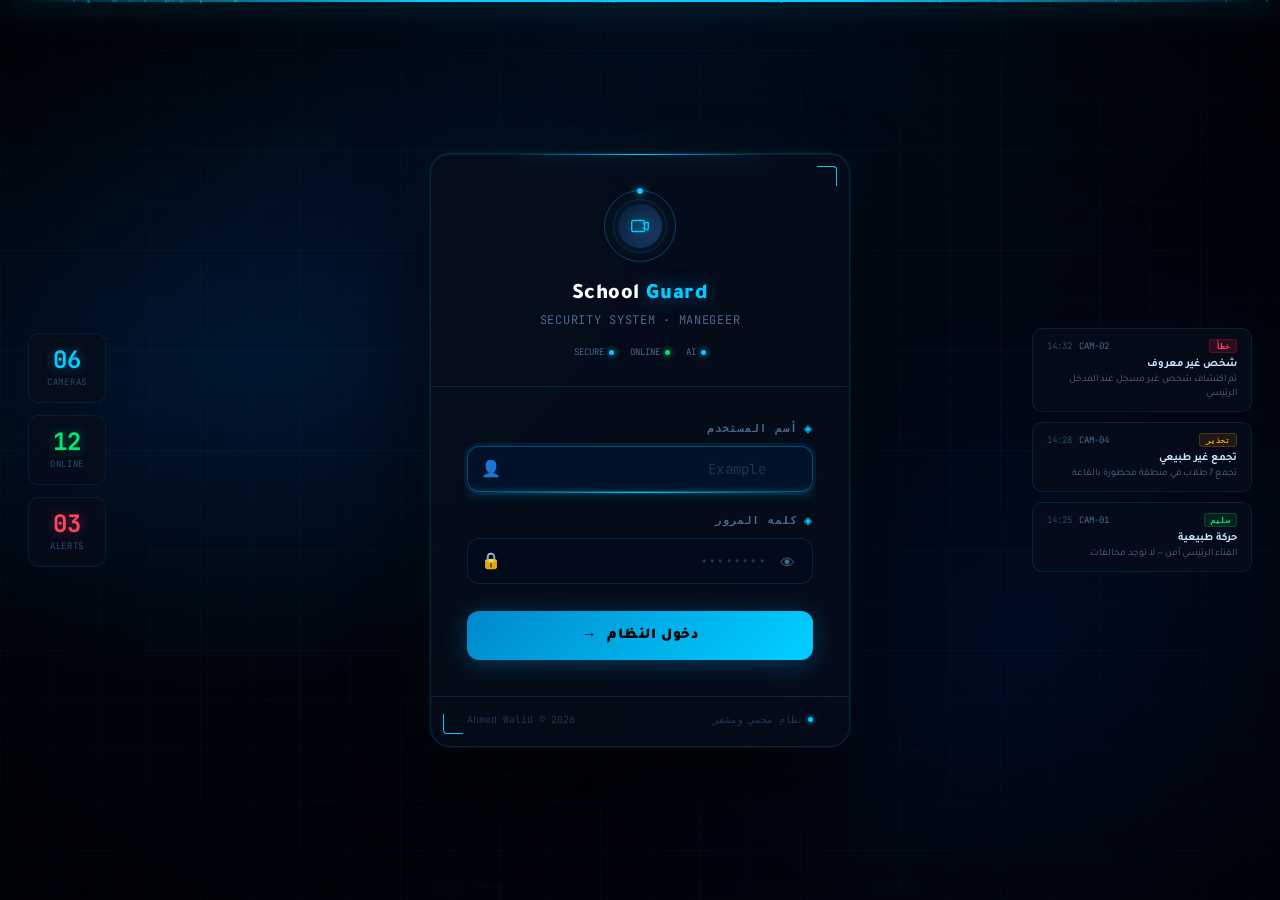
<file: index.html>
<!DOCTYPE html>
<html lang="ar" dir="rtl">
<head>
<meta charset="UTF-8">
<meta name="viewport" content="width=device-width, initial-scale=1.0">
<title>School Guard AI — دخول</title>
<link rel="preconnect" href="https://fonts.googleapis.com">
<link rel="stylesheet" href="schoollogin_style.css">
<link href="https://fonts.googleapis.com/css2?family=Tajawal:wght@300;400;500;700;900&family=JetBrains+Mono:wght@400;500;600&display=swap" rel="stylesheet">
</head>
<body>

<!-- ── Backgrounds ── -->
<div class="bg-gradient"></div>
<div class="bg-grid"></div>
<div class="vignette"></div>
<div class="top-glow"></div>

<!-- ── Fake camera grid bg ── -->
<div class="cam-bg">
  <div class="cam-bg-cell" data-label="CAM-01 فناء"><div class="scan" style="animation-duration:3s"></div></div>
  <div class="cam-bg-cell" data-label="CAM-02 مدخل"><div class="scan" style="animation-duration:4s;animation-delay:1s"></div></div>
  <div class="cam-bg-cell" data-label="CAM-03 ممر"><div class="scan" style="animation-duration:2.5s;animation-delay:0.5s"></div></div>
  <div class="cam-bg-cell" data-label="CAM-04 قاعة"><div class="scan" style="animation-duration:5s;animation-delay:2s"></div></div>
  <div class="cam-bg-cell" data-label="CAM-05 خارجي"><div class="scan" style="animation-duration:3.5s;animation-delay:1.5s"></div></div>
  <div class="cam-bg-cell" data-label="CAM-06 مكتبة"><div class="scan" style="animation-duration:4.5s;animation-delay:0.8s"></div></div>
</div>

<!-- ── Scanlines ── -->
<div class="scanlines"></div>

<!-- ── Floating particles ── -->
<div class="particles" id="particles"></div>

<!-- ── Decorative left stats ── -->
<div class="float-stats">
  <div class="float-stat">
    <div class="fs-val c" id="camCount">06</div>
    <div class="fs-label">CAMERAS</div>
  </div>
  <div class="float-stat">
    <div class="fs-val g">12</div>
    <div class="fs-label">ONLINE</div>
  </div>
  <div class="float-stat">
    <div class="fs-val r" id="alertCount">03</div>
    <div class="fs-label">ALERTS</div>
  </div>
</div>

<!-- ── Decorative right alerts ── -->
<div class="float-alerts">
  <div class="float-alert">
    <div class="fa-row">
      <span class="fa-sev fa-e">خطأ</span>
      <span class="fa-cam">CAM-02</span>
      <span class="fa-time">14:32</span>
    </div>
    <div class="fa-title">شخص غير معروف</div>
    <div class="fa-desc">تم اكتشاف شخص غير مسجل عند المدخل الرئيسي</div>
  </div>
  <div class="float-alert">
    <div class="fa-row">
      <span class="fa-sev fa-w">تحذير</span>
      <span class="fa-cam">CAM-04</span>
      <span class="fa-time">14:28</span>
    </div>
    <div class="fa-title">تجمع غير طبيعي</div>
    <div class="fa-desc">تجمع 7 طلاب في منطقة محظورة بالقاعة</div>
  </div>
  <div class="float-alert">
    <div class="fa-row">
      <span class="fa-sev fa-o">سليم</span>
      <span class="fa-cam">CAM-01</span>
      <span class="fa-time">14:25</span>
    </div>
    <div class="fa-title">حركة طبيعية</div>
    <div class="fa-desc">الفناء الرئيسي آمن — لا توجد مخالفات</div>
  </div>
</div>

<!-- ══════════════════════════════════════════════════
     MAIN LOGIN CARD
══════════════════════════════════════════════════ -->
<div class="shell">
  <div class="card">
    <div class="card-corner tl"></div>
    <div class="card-corner br"></div>

    <!-- Header -->
    <div class="card-header">
      <div class="logo-wrap">
        <div class="logo-ring">
          <div class="logo-ring-inner"></div>
        </div>
        <div class="logo-icon">
          <svg viewBox="0 0 24 24" fill="none" stroke="currentColor" stroke-width="1.5">
            <path d="M15 10l4.553-2.069A1 1 0 0121 8.883v6.234a1 1 0 01-1.447.894L15 14M3 8a2 2 0 012-2h10a2 2 0 012 2v8a2 2 0 01-2 2H5a2 2 0 01-2-2V8z"/>
          </svg>
        </div>
      </div>

      <div class="card-title">School<em> Guard</em></div>
      <div class="card-sub">SECURITY SYSTEM · MANEGEER</div>

      <div class="sys-strip">
        <div class="sys-item"><div class="sys-dot"></div>AI</div>
        <div class="sys-item"><div class="sys-dot d2"></div>ONLINE</div>
        <div class="sys-item"><div class="sys-dot d3"></div>SECURE </div>
      </div>
    </div>

    <!-- Body / Form -->
    <div class="card-body">
      <div class="error-msg" id="errorMsg">
        ❌ اسم المستخدم أو كلمة المرور غلط
      </div>

      <form id="loginForm" onsubmit="handleLogin(event)" autocomplete="off">

        <!-- Username -->
        <div class="fg">
          <div class="fg-label"><span>◈</span>أسم المستخدم</div>
          <div class="input-wrap">
            <input
              type="text"
              id="username"
              placeholder="Example"
              autocomplete="username"
              spellcheck="false"
            />
            <div class="input-line"></div>
            <div class="input-icon">👤</div>
          </div>
        </div>

        <!-- Password -->
        <div class="fg">
          <div class="fg-label"><span>◈</span>كلمه المرور</div>
          <div class="input-wrap">
            <input
              type="password"
              id="password"
              placeholder="••••••••"
              autocomplete="current-password"
              id="password"
            />
            <div class="input-line"></div>
            <div class="input-icon">🔒</div>
            <button type="button" class="pw-toggle" id="pwToggle" onclick="togglePw()">👁</button>
          </div>
        </div>

        <!-- Submit -->
        <button type="submit" class="submit-btn" id="submitBtn">
          <div class="btn-inner">
            <div class="btn-spinner"></div>
            <span class="btn-text">دخول النظام</span>
            <span>→</span>
          </div>
        </button>

      </form>
    </div>

    <!-- Footer -->
    <div class="card-footer">
      <div class="footer-hint">
        <div class="dot"></div>
        نظام محمي ومشفر
      </div>
      <div class="footer-version">Ahmed Walid © 2026</div>
    </div>
  </div>
</div>

<!-- ══════════════════════════════════════════════════
     SUCCESS OVERLAY
══════════════════════════════════════════════════ -->
<div class="success-overlay" id="successOverlay">
  <div class="success-icon">✓</div>
  <div class="success-text">تم التحقق بنجاح</div>
  <div class="success-sub" id="successSub">جاري تحميل النظام...</div>
  <div class="success-bar">
    <div class="success-bar-fill" id="successFill"></div>
  </div>
</div>

<script>
// ══════════════════════════════════════════════════
//  PARTICLES
// ══════════════════════════════════════════════════
(function spawnParticles() {
  const container = document.getElementById('particles');
  for (let i = 0; i < 30; i++) {
    const p = document.createElement('div');
    p.className = 'particle';
    p.style.cssText = `
      left: ${Math.random() * 100}%;
      width: ${Math.random() > 0.7 ? 3 : 2}px;
      height: ${Math.random() > 0.7 ? 3 : 2}px;
      animation-duration: ${6 + Math.random() * 14}s;
      animation-delay: ${Math.random() * 12}s;
      opacity: ${0.3 + Math.random() * 0.5};
    `;
    container.appendChild(p);
  }
})();

// ══════════════════════════════════════════════════
//  LIVE CLOCK in background stats
// ══════════════════════════════════════════════════
setInterval(() => {
  // animate alert count
  const el = document.getElementById('alertCount');
  if (el && Math.random() > 0.92) {
    const v = parseInt(el.textContent) + (Math.random() > 0.5 ? 1 : -1);
    el.textContent = String(Math.max(0, Math.min(99, v))).padStart(2,'0');
  }
}, 3000);

// ══════════════════════════════════════════════════
//  PASSWORD TOGGLE
// ══════════════════════════════════════════════════
function togglePw() {
  const input = document.getElementById('password');
  const btn   = document.getElementById('pwToggle');
  if (input.type === 'password') {
    input.type = 'text';
    btn.textContent = '🙈';
  } else {
    input.type = 'password';
    btn.textContent = '👁';
  }
}

// ══════════════════════════════════════════════════
//  LOGIN HANDLER
//  Users: admin/admin123 · مدير/123456 · guard/guard2026
// ══════════════════════════════════════════════════
const USERS = {
  'admin':   { password: 'admin123',  name: 'المدير العام',    role: 'admin'   },
  'مدير':    { password: '123456',    name: 'مدير المدرسة',    role: 'manager' },
  'guard':   { password: 'guard2026', name: 'ضابط الأمن',      role: 'guard'   },
  'teacher': { password: 'teach2026', name: 'المعلم',          role: 'viewer'  },
};

async function handleLogin(e) {
  e.preventDefault();

  const username = document.getElementById('username').value.trim();
  const password = document.getElementById('password').value;
  const btn      = document.getElementById('submitBtn');
  const errMsg   = document.getElementById('errorMsg');

  // Clear errors
  errMsg.classList.remove('show');
  document.getElementById('username').classList.remove('error');
  document.getElementById('password').classList.remove('error');

  // Validation
  if (!username) {
    document.getElementById('username').classList.add('error');
    shake(document.getElementById('username'));
    return;
  }
  if (!password) {
    document.getElementById('password').classList.add('error');
    shake(document.getElementById('password'));
    return;
  }

  // Loading state
  btn.classList.add('loading');

  // Simulate network delay
  await delay(1200 + Math.random() * 600);

  // Check credentials
  const user = USERS[username];
  if (!user || user.password !== password) {
    btn.classList.remove('loading');
    errMsg.classList.add('show');
    document.getElementById('username').classList.add('error');
    document.getElementById('password').classList.add('error');
    shake(document.getElementById('errorMsg'));
    // Shake the whole card
    document.querySelector('.card').style.animation = 'none';
    requestAnimationFrame(() => {
      document.querySelector('.card').style.animation = 'shake 0.4s ease';
    });
    return;
  }

  // Success!
  btn.classList.remove('loading');
  showSuccess(user);
}

function showSuccess(user) {
  const overlay = document.getElementById('successOverlay');
  const sub     = document.getElementById('successSub');
  const fill    = document.getElementById('successFill');

  sub.textContent = `مرحباً، ${user.name} — جاري تحميل لوحة التحكم`;
  overlay.classList.add('show');

  // Animate progress bar
  requestAnimationFrame(() => {
    setTimeout(() => { fill.style.width = '100%'; }, 100);
  });

  // Redirect after 1.8s
  setTimeout(() => {
    // In real app: window.location.href = 'SchoolGuard.html'
    // For demo: just show message and reload
    sub.textContent = '✓ تم التحميل — جاري الانتقال...';
    setTimeout(() => {
      // redirect to SchoolGuard main page
      window.location.href = 'SchoolGuard.html';
    }, 400);
  }, 1800);
}

function delay(ms) { return new Promise(r => setTimeout(r, ms)); }

function shake(el) {
  el.style.animation = 'none';
  requestAnimationFrame(() => { el.style.animation = 'shake 0.4s ease'; });
}

// ══════════════════════════════════════════════════
//  INPUT ENTER KEY
// ══════════════════════════════════════════════════
document.getElementById('username').addEventListener('keydown', e => {
  if (e.key === 'Enter') document.getElementById('password').focus();
});

// ══════════════════════════════════════════════════
//  AUTO-FOCUS
// ══════════════════════════════════════════════════
window.addEventListener('load', () => {
  setTimeout(() => document.getElementById('username').focus(), 600);
});
</script>
</body>
</html>
</file>
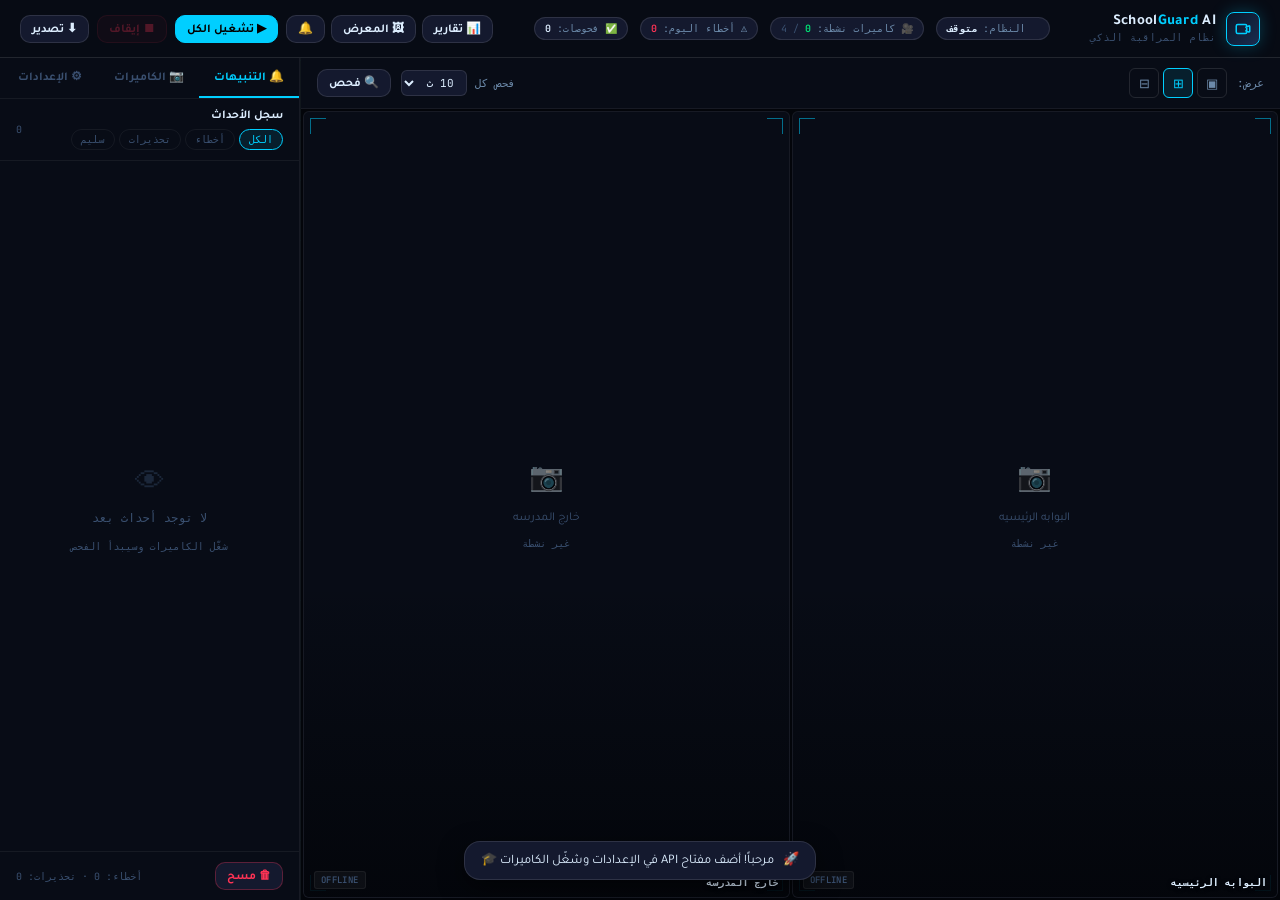
<file: SchoolGuard.html>
<!DOCTYPE html>
<html lang="ar" dir="rtl">

<head>
  <meta charset="UTF-8">
  <meta name="viewport" content="width=device-width, initial-scale=1.0">
  <title>SchoolGuard AI — نظام مراقبة ذكي</title>
  <link rel="preconnect" href="https://fonts.googleapis.com">
  <link rel="stylesheet" href="schoolguard-responsive.css">
  <link
    href="https://fonts.googleapis.com/css2?family=Tajawal:wght@300;400;500;700;900&family=JetBrains+Mono:wght@400;500;600&display=swap"
    rel="stylesheet">
</head>

<body>
  <div class="shell">
    <!-- ═══ TOPBAR ════════════════════════════════════════════ -->
    <div class="topbar">
      <div class="brand">
        <div class="brand-icon">
          <svg viewBox="0 0 24 24" fill="none" stroke="currentColor" stroke-width="2">
            <path
              d="M15 10l4.553-2.069A1 1 0 0121 8.883v6.234a1 1 0 01-1.447.894L15 14M3 8a2 2 0 012-2h10a2 2 0 012 2v8a2 2 0 01-2 2H5a2 2 0 01-2-2V8z" />
          </svg>
        </div>
        <div>
          <div class="brand-name">School<em>Guard</em> AI</div>
          <div class="brand-sub">نظام المراقبة الذكي</div>
        </div>
      </div>

      <div class="topbar-center">
        <div class="stat-pill">
          <div class="pulse" id="sysPulse"></div>
          <span>النظام:</span>
          <span class="stat-val" id="sysStatus">متوقف</span>
        </div>
        <div class="stat-pill">
          <span>🎥 كاميرات نشطة:</span>
          <span class="stat-val green" id="activeCams">0</span>
          <span class="t3">/ 4</span>
        </div>
        <div class="stat-pill">
          <span>⚠ أخطاء اليوم:</span>
          <span class="stat-val red" id="totalErrors">0</span>
        </div>
        <div class="stat-pill">
          <span>✅ فحوصات:</span>
          <span class="stat-val" id="totalScans">0</span>
        </div>
        <div class="stat-pill" id="clockPill">
          <span class="stat-val mono" id="clockEl">--:--:--</span>
        </div>
      </div>

      <div class="topbar-actions">
        <button class="btn btn-primary btn-sm" id="startAllBtn" onclick="startAll()">▶ تشغيل الكل</button>
        <button class="btn btn-danger btn-sm" id="stopAllBtn" onclick="stopAll()" disabled>⏹ إيقاف</button>
        <button class="btn btn-sm" onclick="exportAll()">⬇ تصدير</button>
      </div>
    </div>

    <!-- ═══ BODY ══════════════════════════════════════════════ -->
    <div class="body">

      <!-- ── LEFT: Camera Grid ── -->
      <div class="cam-area">
        <div class="cam-toolbar">
          <span style="font-family:var(--mono);font-size:11px;color:var(--t2)">عرض:</span>
          <div class="layout-btns">
            <button class="layout-btn active" title="كاميرا واحدة" onclick="setLayout(1,this)">▣</button>
            <button class="layout-btn" title="2 كاميرات" onclick="setLayout(2,this)">⊞</button>
            <button class="layout-btn" title="4 كاميرات" onclick="setLayout(4,this)">⊟</button>
          </div>
          <div style="margin-right:auto;display:flex;align-items:center;gap:8px">
            <label style="font-size:11px;color:var(--t2);font-family:var(--mono)">فحص كل</label>
            <select id="globalInterval" onchange="updateIntervals()"
              style="background:var(--bg3);border:1px solid var(--b2);border-radius:6px;color:var(--text);font-family:var(--mono);font-size:11px;padding:4px 8px;cursor:pointer;outline:none">
              <option value="5000">5 ث</option>
              <option value="10000" selected>10 ث</option>
              <option value="20000">20 ث</option>
              <option value="30000">30 ث</option>
              <option value="60000">1 د</option>
              <option value="0">يدوي</option>
            </select>
          </div>
          <button class="btn btn-sm" onclick="scanAllNow()">🔍 فحص</button>
        </div>

        <div class="cam-grid g2" id="camGrid">
          <!-- Cells generated by JS -->
        </div>
      </div>

      <!-- ── RIGHT: Sidebar ── -->
      <div class="sidebar">
        <div class="tab-bar">
          <div class="tab active" onclick="showTab('alerts',this)">🔔 التنبيهات</div>
          <div class="tab" onclick="showTab('cameras',this)">📷 الكاميرات</div>
          <div class="tab" onclick="showTab('settings',this)">⚙ الإعدادات</div>
        </div>

        <!-- ALERTS TAB -->
        <div class="tab-panel active" id="tab-alerts">
          <div class="alerts-header">
            <div>
              <div style="font-size:12px;font-weight:700">سجل الأحداث</div>
              <div class="filter-row">
                <button class="filt on" onclick="setFilt('all',this)">الكل</button>
                <button class="filt fe" onclick="setFilt('err',this)">أخطاء</button>
                <button class="filt fw" onclick="setFilt('warn',this)">تحذيرات</button>
                <button class="filt fg" onclick="setFilt('ok',this)">سليم</button>
              </div>
            </div>
            <span class="mono t3" style="font-size:10px" id="alertCount">0</span>
          </div>
          <div class="alerts-list" id="alertsList">
            <div class="alert-empty" id="alertEmpty">
              <div style="font-size:30px;opacity:0.4">👁</div>
              <div>لا توجد أحداث بعد</div>
              <div style="font-size:10px;margin-top:4px">شغّل الكاميرات وسيبدأ الفحص</div>
            </div>
          </div>
          <div class="alerts-footer">
            <button class="btn btn-sm" style="color:var(--red);border-color:rgba(255,51,85,0.3)"
              onclick="clearAlerts()">🗑 مسح</button>
            <span class="mono t3 ml-auto" style="font-size:10px" id="footerStats">أخطاء: 0 · تحذيرات: 0</span>
          </div>
        </div>

        <!-- CAMERAS TAB -->
        <div class="tab-panel" id="tab-cameras">
          <div class="cams-list" id="camsList">
            <!-- Generated by JS -->
          </div>
        </div>

        <!-- SETTINGS TAB -->
        <div class="tab-panel" id="tab-settings">
          <div class="settings-body">
            <div class="settings-section">
              <div class="settings-title">مفتاح API</div>
              <div class="form-group">
                <label class="form-label">API Key</label>
                <input type="password" class="form-input" id="apiKeyInput" placeholder="sk-ant-api03-..." />
              </div>
              <button class="btn btn-primary btn-sm" onclick="saveApiKey()"
                style="width:100%;justify-content:center;margin-top:4px">حفظ المفتاح</button>
              <div style="font-size:10px;color:var(--t3);font-family:var(--mono);margin-top:8px;line-height:1.6">المفتاح
                محفوظ محلياً في المتصفح فقط</div>
            </div>

            <div class="settings-section">
              <div class="settings-title">تعليمات الفحص الذكي</div>
              <div class="form-group">
                <textarea class="form-input" id="promptInput" rows="7"
                  style="font-size:11px;line-height:1.7">افحص هذه الصورة من كاميرا المراقبة في مدرسة وابحث عن:
1. طلاب في أماكن غير مسموح بها أو مناطق محظورة
2. تجمعات غير طبيعية أو شجارات أو سلوك عدواني
3. أشخاص غرباء غير معروفين داخل المبنى
4. مخالفات الزي المدرسي أو تصرفات غير لائقة
5. حالات طوارئ أو أخطار

أجب بـ JSON فقط بدون أي نص آخر:
{"severity":"error|warning|ok","title":"عنوان قصير","description":"وصف تفصيلي","tags":["tag1"],"confidence":85}</textarea>
              </div>
            </div>

            <div class="settings-section">
              <div class="settings-title">خيارات النظام</div>
              <div class="toggle-row">
                <div>
                  <div class="toggle-lbl">حفظ لقطة مع كل حدث</div>
                </div>
                <div class="toggle on" id="tSnap" onclick="this.classList.toggle('on')"></div>
              </div>
              <div class="toggle-row">
                <div>
                  <div class="toggle-lbl">تنبيه صوتي للأخطاء</div>
                </div>
                <div class="toggle on" id="tSound" onclick="this.classList.toggle('on')"></div>
              </div>
              <div class="toggle-row">
                <div>
                  <div class="toggle-lbl">فحص تلقائي مستمر</div>
                </div>
                <div class="toggle on" id="tAuto" onclick="this.classList.toggle('on')"></div>
              </div>
              <div class="toggle-row">
                <div>
                  <div class="toggle-lbl">وضع الليل</div>
                  <div class="toggle-sub">زيادة التباين في الإضاءة المنخفضة</div>
                </div>
                <div class="toggle" id="tNight" onclick="this.classList.toggle('on')"></div>
              </div>
            </div>

            <div class="settings-section">
              <div class="settings-title">إحصائيات الجلسة</div>
              <div id="sessionStats" style="font-family:var(--mono);font-size:11px;color:var(--t3);line-height:2.2">
                لم تبدأ الجلسة بعد
              </div>
            </div>
          </div>
        </div>
      </div>
    </div>
  </div>

  <!-- GLOBAL FLASH -->
  <div class="global-flash" id="globalFlash"></div>

  <!-- TOAST -->
  <div class="toast-wrap" id="toastWrap"></div>

  <!-- MODAL -->
  <div class="modal-bg" id="modalBg" style="display:none" onclick="if(event.target===this)closeModal()">
    <div class="modal">
      <div class="modal-hdr">
        <div>
          <div class="modal-title" id="modalTitle"></div>
          <div class="mono t3" style="font-size:10px;margin-top:3px" id="modalSub"></div>
        </div>
        <button class="btn btn-sm" onclick="closeModal()">✕</button>
      </div>
      <div class="modal-body" id="modalBody"></div>
    </div>
  </div>

  <script>
    // ════════════════════════════════════════════════════════════
    //  STATE
    // ════════════════════════════════════════════════════════════
    const CAM_COUNT = 4;

    const camDefs = [
      { id: 0, name: 'البوابه الرئيسيه', type: 'webcam', src: '', active: false, stream: null, timer: null, scans: 0, errors: 0 },
      { id: 1, name: 'خارج المدرسه', type: 'url', src: '', active: false, stream: null, timer: null, scans: 0, errors: 0 },
      { id: 2, name: ' مبني A', type: 'webcam', src: '', active: false, stream: null, timer: null, scans: 0, errors: 0 },
      { id: 3, name: ' مبني B', type: 'url', src: '', active: false, stream: null, timer: null, scans: 0, errors: 0 },
    ];

    const st = {
      logs: [], filter: 'all',
      totalScans: 0, totalErrors: 0, totalWarnings: 0,
      sessionStart: null, layout: 2
    };

    // ════════════════════════════════════════════════════════════
    //  INIT
    // ════════════════════════════════════════════════════════════
    function init() {
      buildGrid();
      buildCamsList();
      loadSettings();
      startClock();
      toast('مرحباً! أضف مفتاح API في الإعدادات وشغّل الكاميرات 🎓', '🚀');
    }

    // ════════════════════════════════════════════════════════════
    //  GRID BUILD
    // ════════════════════════════════════════════════════════════
    function buildGrid() {
      const grid = document.getElementById('camGrid');
      grid.innerHTML = camDefs.map(c => `
    <div class="cam-cell" id="cell-${c.id}" onclick="selectCell(${c.id})">
      <div class="cell-corner tl"></div>
      <div class="cell-corner tr"></div>
      <div class="cell-corner bl"></div>
      <div class="cell-corner br"></div>
      <div class="cell-empty" id="empty-${c.id}">
        <div class="cell-empty-icon">📷</div>
        <p>${c.name}</p>
        <small>غير نشطة</small>
      </div>
      <div class="cell-scan" id="scan-${c.id}"></div>
      <div class="cell-overlay"></div>
      <div class="cell-hud">
        <div class="cell-name">${c.name}</div>
        <div class="cell-status cs-off" id="cstatus-${c.id}">OFFLINE</div>
      </div>
      <div class="cell-alert-badge" id="cbadge-${c.id}">⚠ خطأ</div>
    </div>
  `).join('');
    }

    function buildCamsList() {
      document.getElementById('camsList').innerHTML = camDefs.map(c => `
    <div class="cam-item" id="camitem-${c.id}">
      <div class="cam-item-header">
        <div class="cam-number">${c.id + 1}</div>
        <div class="cam-item-name">${c.name}</div>
        <div class="pulse off" id="campulse-${c.id}"></div>
      </div>
      <div class="cam-item-body">
        <div class="form-group">
          <label class="form-label">اسم الكاميرا</label>
          <input class="form-input" id="cname-${c.id}" value="${c.name}" onchange="updateCamName(${c.id})"/>
        </div>
        <div class="form-group">
          <label class="form-label">نوع الاتصال</label>
          <select class="form-input form-select" id="ctype-${c.id}" onchange="updateCamType(${c.id})">
            <option value="webcam" ${c.type === 'webcam' ? 'selected' : ''}>كاميرا الكمبيوتر (Webcam)</option>
            <option value="url" ${c.type === 'url' ? 'selected' : ''}>رابط IP Camera (HTTP/MJPEG)</option>
            <option value="rtsp" ${c.type === 'rtsp' ? 'selected' : ''}>RTSP (يحتاج backend)</option>
          </select>
        </div>
        <div class="form-group" id="urlgrp-${c.id}" style="display:${c.type !== 'webcam' ? 'flex' : 'none'}">
          <label class="form-label">رابط الكاميرا</label>
          <input class="form-input" id="curl-${c.id}" value="${c.src}"
            placeholder="http://192.168.1.x/video  أو  /snapshot.jpg"
            onchange="updateCamUrl(${c.id})"/>
        </div>
        <div class="cam-item-actions">
          <button class="btn btn-primary btn-xs" onclick="startCam(${c.id})" id="startcam-${c.id}">▶ تشغيل</button>
          <button class="btn btn-danger btn-xs" onclick="stopCam(${c.id})" id="stopcam-${c.id}" disabled>⏹</button>
          <button class="btn btn-xs" onclick="scanCamNow(${c.id})" id="scancam-${c.id}" disabled>🔍 فحص</button>
        </div>
      </div>
    </div>
  `).join('');
    }

    // ════════════════════════════════════════════════════════════
    //  CAMERA START / STOP
    // ════════════════════════════════════════════════════════════
    async function startCam(id) {
      const c = camDefs[id];
      const cell = document.getElementById('cell-' + id);

      if (c.type === 'webcam') {
        try {
          // Try to get specific device if multiple webcams
          const devices = await navigator.mediaDevices.enumerateDevices();
          const videoDevices = devices.filter(d => d.kind === 'videoinput');
          const constraints = {
            video: {
              deviceId: videoDevices[id] ? { ideal: videoDevices[id].deviceId } : undefined,
              width: { ideal: 1280 }, height: { ideal: 720 }
            },
            audio: false
          };
          const stream = await navigator.mediaDevices.getUserMedia(constraints);
          c.stream = stream;

          // Create video element
          let vid = document.getElementById('vid-' + id);
          if (!vid) {
            vid = document.createElement('video');
            vid.id = 'vid-' + id;
            vid.autoplay = true; vid.muted = true; vid.playsInline = true;
            vid.style.cssText = 'width:100%;height:100%;object-fit:cover;display:block;transform:scaleX(-1)';
            // Insert before overlay
            cell.insertBefore(vid, cell.querySelector('.cell-scan'));
          }
          vid.srcObject = stream;
          document.getElementById('empty-' + id).style.display = 'none';
          toast(`كاميرا ${c.name} تعمل ✓`, '📷');

        } catch (e) {
          toast(`فشل كاميرا ${c.name}: ${e.message}`, '❌');
          return;
        }

      } else if (c.type === 'url') {
        if (!c.src) { toast('أدخل رابط الكاميرا أولاً', '⚠'); showTab('cameras', document.querySelectorAll('.tab')[1]); return; }

        // Use img tag for MJPEG streams or snapshot URLs
        let img = document.getElementById('img-' + id);
        if (!img) {
          img = document.createElement('img');
          img.id = 'img-' + id; img.className = 'cam-img';
          img.style.cssText = 'width:100%;height:100%;object-fit:cover;display:block';
          cell.insertBefore(img, cell.querySelector('.cell-scan'));
        }

        // For MJPEG streams, just set the src directly
        img.src = c.src;
        img.onerror = () => {
          // Try refreshing for snapshot cams
          if (c.active) setTimeout(() => { img.src = c.src + '?' + Date.now(); }, 2000);
        };
        document.getElementById('empty-' + id).style.display = 'none';
        toast(`تم الاتصال بـ ${c.name}`, '🌐');

      } else if (c.type === 'rtsp') {
        toast('RTSP يحتاج خادم وسيط — استخدم FFmpeg أو MediaMTX', '⚠');
        showRtspHelp(c);
        return;
      }

      c.active = true;
      st.sessionStart = st.sessionStart || Date.now();
      setCellOnline(id, 'ok');
      updateButtons(id);
      scheduleCell(id);
      updateTopbar();
    }

    function stopCam(id) {
      const c = camDefs[id];
      if (c.stream) { c.stream.getTracks().forEach(t => t.stop()); c.stream = null; }
      if (c.timer) { clearTimeout(c.timer); c.timer = null; }

      // Remove video/img
      ['vid-', 'img-'].forEach(p => { const el = document.getElementById(p + id); if (el) el.remove(); });

      c.active = false;
      document.getElementById('empty-' + id).style.display = 'flex';
      setCellOnline(id, 'off');
      updateButtons(id);
      updateTopbar();
      document.getElementById('cell-' + id).classList.remove('alerting', 'scanning');
    }

    function startAll() {
      camDefs.forEach(c => { if (!c.active) startCam(c.id); });
      document.getElementById('startAllBtn').disabled = true;
      document.getElementById('stopAllBtn').disabled = false;
    }

    function stopAll() {
      camDefs.forEach(c => { if (c.active) stopCam(c.id); });
      document.getElementById('startAllBtn').disabled = false;
      document.getElementById('stopAllBtn').disabled = true;
      setPulse('sys', 'off', 'متوقف');
    }

    // ════════════════════════════════════════════════════════════
    //  CAPTURE & SCAN
    // ════════════════════════════════════════════════════════════
    function captureCell(id) {
      const c = camDefs[id];
      const cell = document.getElementById('cell-' + id);

      const canvas = document.createElement('canvas');
      canvas.width = 640; canvas.height = 360;
      const ctx = canvas.getContext('2d');

      if (c.type === 'webcam') {
        const vid = document.getElementById('vid-' + id);
        if (!vid || !vid.videoWidth) return null;
        ctx.save(); ctx.scale(-1, 1);
        ctx.drawImage(vid, -640, 0, 640, 360);
        ctx.restore();
      } else if (c.type === 'url') {
        const img = document.getElementById('img-' + id);
        if (!img || !img.complete) return null;
        try { ctx.drawImage(img, 0, 0, 640, 360); }
        catch { return null; }
      } else return null;

      return canvas.toDataURL('image/jpeg', 0.7);
    }

    async function scanCell(id) {
      const c = camDefs[id];
      if (!c.active) return;

      const snap = captureCell(id);
      if (!snap) return;

      const apiKey = localStorage.getItem('sg_apikey');
      if (!apiKey) {
        addLog({ severity: 'warning', title: 'لا يوجد مفتاح API', description: 'أضف مفتاح Claude API في الإعدادات', tags: ['إعداد'], confidence: 100, camId: id, snap: null });
        return;
      }

      document.getElementById('cell-' + id).classList.add('scanning');
      setPulse('sys', 'scan', 'جاري الفحص...');
      c.scans++; st.totalScans++;
      updateTopbar();

      try {
        const prompt = document.getElementById('promptInput').value;
        const b64 = snap.split(',')[1];
        const res = await fetch('https://api.anthropic.com/v1/messages', {
          method: 'POST',
          headers: { 'Content-Type': 'application/json' },
          body: JSON.stringify({
            model: 'claude-sonnet-4-20250514',
            max_tokens: 800,
            messages: [{
              role: 'user', content: [
                { type: 'image', source: { type: 'base64', media_type: 'image/jpeg', data: b64 } },
                { type: 'text', text: prompt }
              ]
            }]
          })
        });

        if (!res.ok) { const e = await res.json(); throw new Error(e.error?.message || 'HTTP ' + res.status); }
        const data = await res.json();
        const raw = data.content?.[0]?.text || '';

        let parsed;
        try { const m = raw.match(/\{[\s\S]*\}/); parsed = m ? JSON.parse(m[0]) : null; }
        catch { parsed = null; }

        if (!parsed) parsed = { severity: 'warning', title: 'تعذر قراءة الاستجابة', description: raw.slice(0, 200), tags: [], confidence: 50 };

        const saveSnap = document.getElementById('tSnap').classList.contains('on');
        addLog({ ...parsed, camId: id, snap: saveSnap ? snap : null });

        // Visual feedback
        if (parsed.severity === 'error') {
          c.errors++; st.totalErrors++;
          flashCell(id);
          if (document.getElementById('tSound').classList.contains('on')) beep(880, 0.35);
          setCellOnline(id, 'err');
          document.getElementById('cell-' + id).classList.add('alerting');
          setTimeout(() => document.getElementById('cell-' + id).classList.remove('alerting'), 5000);
        } else if (parsed.severity === 'warning') {
          st.totalWarnings++;
          setCellOnline(id, 'warn');
          if (document.getElementById('tSound').classList.contains('on')) beep(440, 0.15);
        } else {
          setCellOnline(id, 'ok');
        }

        setPulse('sys', 'on', c.errors > 0 ? 'تحذير نشط' : 'يعمل بشكل طبيعي');
        updateTopbar();

      } catch (err) {
        console.error(err);
        toast(`خطأ في الفحص (كاميرا ${c.id + 1}): ` + err.message, '❌');
        addLog({ severity: 'warning', title: 'خطأ في الاتصال', description: err.message, tags: ['شبكة'], confidence: 0, camId: id, snap: null });
        setPulse('sys', 'on', 'خطأ في الاتصال');
      } finally {
        document.getElementById('cell-' + id).classList.remove('scanning');
      }
    }

    function scheduleCell(id) {
      const c = camDefs[id];
      if (!c.active) return;
      const autoOn = document.getElementById('tAuto').classList.contains('on');
      const interval = parseInt(document.getElementById('globalInterval').value);
      if (!autoOn || interval === 0) return;
      // Stagger cameras to avoid simultaneous API calls
      const stagger = id * 2000;
      c.timer = setTimeout(() => {
        if (c.active) { scanCell(id); scheduleCell(id); }
      }, interval + stagger);
    }

    function scanAllNow() {
      camDefs.forEach(c => { if (c.active) { clearTimeout(c.timer); scanCell(c.id); scheduleCell(c.id); } });
    }

    function scanCamNow(id) {
      clearTimeout(camDefs[id].timer);
      scanCell(id).then(() => scheduleCell(id));
    }

    function updateIntervals() {
      camDefs.forEach(c => { if (c.active) { clearTimeout(c.timer); scheduleCell(c.id); } });
    }

    // ════════════════════════════════════════════════════════════
    //  LOG
    // ════════════════════════════════════════════════════════════
    function addLog(data) {
      const entry = {
        id: Date.now() + Math.random(),
        time: new Date(),
        severity: data.severity || 'ok',
        title: data.title || 'فحص مكتمل',
        desc: data.description || '',
        tags: data.tags || [],
        conf: data.confidence ?? 80,
        camId: data.camId ?? 0,
        snap: data.snap || null,
      };
      st.logs.unshift(entry);
      if (st.logs.length > 300) st.logs.pop();
      renderLogs();
      updateTopbar();
    }

    let logFilter = 'all';
    function setFilt(f, btn) {
      logFilter = f;
      document.querySelectorAll('.filt').forEach(b => b.classList.remove('on'));
      btn.classList.add('on');
      renderLogs();
    }

    function renderLogs() {
      const svMap = { 'error': 'err', 'warning': 'warn', 'ok': 'ok' };
      const filtered = logFilter === 'all' ? st.logs
        : st.logs.filter(l => {
          if (logFilter === 'err') return l.severity === 'error';
          if (logFilter === 'warn') return l.severity === 'warning';
          if (logFilter === 'ok') return l.severity === 'ok';
          return true;
        });

      document.getElementById('alertCount').textContent = filtered.length;
      document.getElementById('footerStats').textContent = `أخطاء: ${st.totalErrors} · تحذيرات: ${st.totalWarnings}`;

      if (!filtered.length) {
        document.getElementById('alertsList').innerHTML = '';
        document.getElementById('alertsList').appendChild(document.getElementById('alertEmpty') || createEmptyEl());
        return;
      }

      document.getElementById('alertsList').innerHTML = filtered.map(e => {
        const sv = svMap[e.severity] || 'o';
        const cam = camDefs[e.camId];
        return `
    <div class="al-entry a${sv}" id="ale-${e.id}" onclick="toggleAl(${JSON.stringify(e.id)})">
      <div class="al-row1">
        <span class="al-sev sev-${sv}">${e.severity === 'error' ? 'خطأ' : e.severity === 'warning' ? 'تحذير' : 'سليم'}</span>
        <span class="al-cam">📷 ${cam?.name || 'كاميرا ' + (e.camId + 1)}</span>
        <span class="al-time">${e.time.toLocaleTimeString('ar-EG')}</span>
      </div>
      <div class="al-title">${e.title}</div>
      <div class="al-desc">${e.desc}</div>
      ${e.tags.length ? `<div class="al-tags">${e.tags.map(t => `<span class="al-tag">${t}</span>`).join('')}</div>` : ''}
      <div class="al-conf">دقة: ${e.conf}%</div>
      ${e.snap ? `<div class="al-thumb"><img src="${e.snap}" alt="لقطة"></div>` : ''}
    </div>`;
      }).join('');
    }

    function toggleAl(id) {
      const el = document.getElementById('ale-' + id);
      if (el) el.classList.toggle('expanded');
    }

    function createEmptyEl() {
      const d = document.createElement('div');
      d.className = 'alert-empty'; d.id = 'alertEmpty';
      d.innerHTML = '<div style="font-size:30px;opacity:0.4">👁</div><div>لا توجد أحداث بعد</div>';
      return d;
    }

    function clearAlerts() {
      if (!confirm('مسح جميع السجلات؟')) return;
      st.logs = []; st.totalErrors = 0; st.totalWarnings = 0; st.totalScans = 0;
      camDefs.forEach(c => { c.scans = 0; c.errors = 0; });
      renderLogs(); updateTopbar(); toast('تم المسح', '🗑');
    }

    // ════════════════════════════════════════════════════════════
    //  UI HELPERS
    // ════════════════════════════════════════════════════════════
    function setCellOnline(id, state) {
      const el = document.getElementById('cstatus-' + id);
      const p = document.getElementById('campulse-' + id);
      if (!el || !p) return;
      const map = { ok: ['cs-ok', 'on', 'LIVE'], warn: ['cs-warn', 'scan', 'WARN'], err: ['cs-err', 'alert', 'ERROR'], off: ['cs-off', 'off', 'OFFLINE'] };
      const [cls, pcls, txt] = map[state] || map.off;
      el.className = 'cell-status ' + cls;
      el.textContent = txt;
      p.className = 'pulse ' + pcls;
    }

    function flashCell(id) {
      const fl = document.getElementById('globalFlash');
      fl.classList.add('show');
      setTimeout(() => fl.classList.remove('show'), 700);
    }

    function updateButtons(id) {
      const c = camDefs[id];
      document.getElementById('startcam-' + id).disabled = c.active;
      document.getElementById('stopcam-' + id).disabled = !c.active;
      document.getElementById('scancam-' + id).disabled = !c.active;
    }

    function updateTopbar() {
      const active = camDefs.filter(c => c.active).length;
      document.getElementById('activeCams').textContent = active;
      document.getElementById('totalErrors').textContent = st.totalErrors;
      document.getElementById('totalScans').textContent = st.totalScans;
      if (active > 0) setPulse('sys', st.totalErrors > 0 ? 'alert' : 'on', st.totalErrors > 0 ? 'تحذير نشط' : 'يعمل بشكل طبيعي');
      else setPulse('sys', 'off', 'متوقف');
      startAllBtn.disabled = active === CAM_COUNT;
      stopAllBtn.disabled = active === 0;
      updateSessionStats();
    }

    function setPulse(which, state, text) {
      const p = document.getElementById(which + 'Pulse');
      const s = document.getElementById(which + 'Status');
      if (p) p.className = 'pulse ' + state;
      if (s) s.textContent = text;
    }

    function setLayout(n, btn) {
      st.layout = n;
      document.querySelectorAll('.layout-btn').forEach(b => b.classList.remove('active'));
      btn.classList.add('active');
      const grid = document.getElementById('camGrid');
      grid.className = 'cam-grid g' + n;
      // Show/hide cells
      camDefs.forEach((c, i) => {
        const cell = document.getElementById('cell-' + i);
        cell.style.display = i < n ? '' : 'none';
      });
    }

    function selectCell(id) {
      document.querySelectorAll('.cam-cell').forEach(c => c.classList.remove('selected'));
      document.getElementById('cell-' + id).classList.add('selected');
    }

    function showTab(name, btn) {
      document.querySelectorAll('.tab-panel').forEach(p => p.classList.remove('active'));
      document.querySelectorAll('.tab').forEach(t => t.classList.remove('active'));
      document.getElementById('tab-' + name).classList.add('active');
      btn.classList.add('active');
    }

    // ════════════════════════════════════════════════════════════
    //  CAM CONFIG
    // ════════════════════════════════════════════════════════════
    function updateCamName(id) { camDefs[id].name = document.getElementById('cname-' + id).value; buildGrid(); }
    function updateCamType(id) {
      camDefs[id].type = document.getElementById('ctype-' + id).value;
      document.getElementById('urlgrp-' + id).style.display = camDefs[id].type !== 'webcam' ? 'flex' : 'none';
    }
    function updateCamUrl(id) { camDefs[id].src = document.getElementById('curl-' + id).value; }

    // ════════════════════════════════════════════════════════════
    //  SETTINGS
    // ════════════════════════════════════════════════════════════
    function saveApiKey() {
      const k = document.getElementById('apiKeyInput').value.trim();
      if (!k) { toast('أدخل المفتاح', '⚠'); return; }
      localStorage.setItem('sg_apikey', k);
      toast('تم حفظ مفتاح API ✓', '✅');
    }

    function loadSettings() {
      const k = localStorage.getItem('sg_apikey');
      if (k) document.getElementById('apiKeyInput').value = k;
    }

    function updateSessionStats() {
      if (!st.sessionStart) { document.getElementById('sessionStats').textContent = 'لم تبدأ الجلسة بعد'; return; }
      const dur = Math.floor((Date.now() - st.sessionStart) / 1000);
      const m = Math.floor(dur / 60), s = dur % 60;
      document.getElementById('sessionStats').innerHTML =
        `<div>المدة: ${m}د ${s}ث</div>
     <div>كاميرات نشطة: ${camDefs.filter(c => c.active).length}</div>
     <div>إجمالي الفحوصات: ${st.totalScans}</div>
     <div>أخطاء مكتشفة: ${st.totalErrors}</div>
     <div>تحذيرات: ${st.totalWarnings}</div>
     <div>معدل الأخطاء: ${st.totalScans ? Math.round(st.totalErrors / st.totalScans * 100) : 0}%</div>`;
    }

    // ════════════════════════════════════════════════════════════
    //  EXPORT
    // ════════════════════════════════════════════════════════════
    function exportAll() {
      if (!st.logs.length) { toast('لا توجد سجلات', '⚠'); return; }
      const data = {
        exportDate: new Date().toISOString(),
        system: 'SchoolGuard AI',
        summary: { scans: st.totalScans, errors: st.totalErrors, warnings: st.totalWarnings },
        cameras: camDefs.map(c => ({ id: c.id, name: c.name, type: c.type, scans: c.scans, errors: c.errors })),
        logs: st.logs.map(l => ({ ...l, snap: l.snap ? '[image]' : null }))
      };
      const blob = new Blob([JSON.stringify(data, null, 2)], { type: 'application/json' });
      const url = URL.createObjectURL(blob);
      const a = document.createElement('a');
      a.href = url; a.download = `schoolguard-${Date.now()}.json`; a.click();
      URL.revokeObjectURL(url);
      toast('تم تصدير السجل ✓', '⬇');
    }

    // ════════════════════════════════════════════════════════════
    //  RTSP HELP MODAL
    // ════════════════════════════════════════════════════════════
    function showRtspHelp(cam) {
      document.getElementById('modalTitle').textContent = 'كيفية ربط كاميرا RTSP';
      document.getElementById('modalSub').textContent = cam.name;
      document.getElementById('modalBody').innerHTML = `
    <div style="font-size:13px;color:var(--t2);line-height:1.9;margin-bottom:16px">
      كاميرات RTSP تحتاج خادم وسيط يحوّل البث لـ HTTP/MJPEG قبل عرضه في المتصفح.
    </div>
    <div style="background:var(--bg3);border-radius:var(--rad);padding:16px;margin-bottom:16px">
      <div style="font-family:var(--mono);font-size:10px;color:var(--t3);margin-bottom:10px;text-transform:uppercase;letter-spacing:0.07em">الحل 1 — FFmpeg (سريع)</div>
      <code style="font-family:var(--mono);font-size:11px;color:var(--accent);display:block;line-height:2">
        ffmpeg -i "rtsp://user:pass@192.168.1.x:554/stream" \<br>
        &nbsp;&nbsp;-f mjpeg -q:v 5 -r 5 \<br>
        &nbsp;&nbsp;http://localhost:8090/cam${cam.id}<br><br>
        # ثم اجعل نوع الكاميرا "URL" والرابط:<br>
        # http://localhost:8090/cam${cam.id}
      </code>
    </div>
    <div style="background:var(--bg3);border-radius:var(--rad);padding:16px;margin-bottom:16px">
      <div style="font-family:var(--mono);font-size:10px;color:var(--t3);margin-bottom:10px;text-transform:uppercase;letter-spacing:0.07em">الحل 2 — MediaMTX (أفضل)</div>
      <code style="font-family:var(--mono);font-size:11px;color:var(--accent);display:block;line-height:2">
        # تحميل MediaMTX من GitHub<br>
        # إعداد config.yml ثم تشغيله<br>
        # الرابط: http://localhost:8888/cam${cam.id}<br>
      </code>
    </div>
    <div style="background:var(--bg3);border-radius:var(--rad);padding:14px">
      <div style="font-family:var(--mono);font-size:10px;color:var(--t3);margin-bottom:8px;text-transform:uppercase;letter-spacing:0.07em">كاميرات IP عادية (MJPEG)</div>
      <div style="font-size:12px;color:var(--t2);line-height:1.7">
        معظم كاميرات IP تدعم رابط MJPEG مباشر مثل:<br>
        <span style="color:var(--accent);font-family:var(--mono)">http://192.168.1.x:8080/video</span><br>
        <span style="color:var(--accent);font-family:var(--mono)">http://192.168.1.x/mjpeg.cgi</span><br>
        اختر نوع "URL" وضع الرابط مباشرة.
      </div>
    </div>
  `;
      document.getElementById('modalBg').style.display = 'flex';
    }

    function closeModal() { document.getElementById('modalBg').style.display = 'none'; }

    // ════════════════════════════════════════════════════════════
    //  UTILS
    // ════════════════════════════════════════════════════════════
    function toast(msg, icon = 'ℹ') {
      const el = document.createElement('div');
      el.className = 'toast';
      el.innerHTML = `<span>${icon}</span><span>${msg}</span>`;
      document.getElementById('toastWrap').appendChild(el);
      setTimeout(() => { el.style.animation = 'toastOut 0.3s ease forwards'; setTimeout(() => el.remove(), 300); }, 3000);
    }

    function beep(freq, vol) {
      try {
        const ctx = new (window.AudioContext || window.webkitAudioContext)();
        const osc = ctx.createOscillator(), gain = ctx.createGain();
        osc.connect(gain); gain.connect(ctx.destination);
        osc.frequency.value = freq;
        gain.gain.setValueAtTime(vol, ctx.currentTime);
        gain.gain.exponentialRampToValueAtTime(0.001, ctx.currentTime + 0.5);
        osc.start(); osc.stop(ctx.currentTime + 0.5);
      } catch { }
    }

    function startClock() {
      setInterval(() => {
        document.getElementById('clockEl').textContent =
          new Date().toLocaleTimeString('ar-EG', { hour: '2-digit', minute: '2-digit', second: '2-digit' });
        if (st.sessionStart) updateSessionStats();
      }, 1000);
    }

    // ════════════════════════════════════════════════════════════
    //  INIT
    // ════════════════════════════════════════════════════════════
    const startAllBtn = document.getElementById('startAllBtn');
    const stopAllBtn = document.getElementById('stopAllBtn');

    // Init layout - hide cells 3,4 by default (2-camera layout)
    init();
    setLayout(2, document.querySelectorAll('.layout-btn')[1]);
  </script>
</body>

</html>
<!-- ═══════════════════════════════════════════════════════════
     EXTRA PAGES INJECTED VIA JS
     ═══════════════════════════════════════════════════════════ -->
<script>
  // ════════════════════════════════════════════════════════════
  //  REPORTS PAGE (injected dynamically)
  // ════════════════════════════════════════════════════════════

  function openReportsModal() {
    const errors = st.logs.filter(l => l.severity === 'error');
    const warnings = st.logs.filter(l => l.severity === 'warning');
    const oks = st.logs.filter(l => l.severity === 'ok');

    // Hourly breakdown
    const hourly = {};
    st.logs.forEach(l => {
      const h = l.time.getHours();
      if (!hourly[h]) hourly[h] = { err: 0, warn: 0, ok: 0 };
      if (l.severity === 'error') hourly[h].err++;
      else if (l.severity === 'warning') hourly[h].warn++;
      else hourly[h].ok++;
    });

    // Per-camera breakdown
    const camStats = camDefs.map(c => ({
      name: c.name,
      errors: st.logs.filter(l => l.camId === c.id && l.severity === 'error').length,
      warns: st.logs.filter(l => l.camId === c.id && l.severity === 'warning').length,
      scans: c.scans
    }));

    // Top tags
    const tagCount = {};
    st.logs.forEach(l => l.tags.forEach(t => { tagCount[t] = (tagCount[t] || 0) + 1; }));
    const topTags = Object.entries(tagCount).sort((a, b) => b[1] - a[1]).slice(0, 8);

    document.getElementById('modalTitle').textContent = '📊 تقرير المراقبة';
    document.getElementById('modalSub').textContent = `${new Date().toLocaleDateString('ar-EG')} · جلسة نشطة`;
    document.getElementById('modalBody').innerHTML = `

    <!-- Summary cards -->
    <div style="display:grid;grid-template-columns:repeat(3,1fr);gap:10px;margin-bottom:20px">
      ${[
        ['إجمالي الفحوصات', st.totalScans, 'var(--accent)'],
        ['أخطاء مكتشفة', st.totalErrors, 'var(--red)'],
        ['تحذيرات', st.totalWarnings, 'var(--amber)'],
      ].map(([label, val, color]) => `
        <div style="background:var(--bg3);border:1px solid var(--b2);border-radius:var(--rad);padding:14px;text-align:center">
          <div style="font-family:var(--mono);font-size:26px;font-weight:700;color:${color}">${val}</div>
          <div style="font-size:11px;color:var(--t3);margin-top:4px">${label}</div>
        </div>`).join('')}
    </div>

    <!-- Per-camera table -->
    <div style="margin-bottom:20px">
      <div style="font-family:var(--mono);font-size:10px;color:var(--t3);letter-spacing:0.08em;text-transform:uppercase;margin-bottom:10px">أداء الكاميرات</div>
      <div style="border:1px solid var(--b);border-radius:var(--rad);overflow:hidden">
        <table style="width:100%;border-collapse:collapse;font-size:12px">
          <thead>
            <tr style="background:var(--bg3)">
              ${['الكاميرا', 'فحوصات', 'أخطاء', 'تحذيرات', 'معدل الأخطاء'].map(h => `
                <th style="padding:8px 12px;text-align:right;color:var(--t3);font-size:10px;font-weight:600;letter-spacing:0.05em;text-transform:uppercase">${h}</th>`).join('')}
            </tr>
          </thead>
          <tbody>
            ${camStats.map(c => `
              <tr style="border-top:1px solid var(--b)">
                <td style="padding:9px 12px;color:var(--text);font-weight:600">${c.name}</td>
                <td style="padding:9px 12px;color:var(--t2);font-family:var(--mono)">${c.scans}</td>
                <td style="padding:9px 12px;color:${c.errors > 0 ? 'var(--red)' : 'var(--t3)'};font-family:var(--mono);font-weight:700">${c.errors}</td>
                <td style="padding:9px 12px;color:${c.warns > 0 ? 'var(--amber)' : 'var(--t3)'};font-family:var(--mono)">${c.warns}</td>
                <td style="padding:9px 12px">
                  <div style="display:flex;align-items:center;gap:8px">
                    <div style="flex:1;height:4px;background:var(--bg4);border-radius:99px;overflow:hidden">
                      <div style="height:100%;width:${c.scans ? Math.round(c.errors / c.scans * 100) : 0}%;background:var(--red);border-radius:99px"></div>
                    </div>
                    <span style="font-family:var(--mono);font-size:10px;color:var(--t3)">${c.scans ? Math.round(c.errors / c.scans * 100) : 0}%</span>
                  </div>
                </td>
              </tr>`).join('')}
          </tbody>
        </table>
      </div>
    </div>

    <!-- Top tags -->
    ${topTags.length ? `
    <div style="margin-bottom:20px">
      <div style="font-family:var(--mono);font-size:10px;color:var(--t3);letter-spacing:0.08em;text-transform:uppercase;margin-bottom:10px">أكثر الأخطاء تكراراً</div>
      <div style="display:flex;flex-wrap:wrap;gap:7px">
        ${topTags.map(([tag, count]) => `
          <div style="display:flex;align-items:center;gap:6px;background:var(--bg3);border:1px solid var(--b2);border-radius:6px;padding:6px 12px">
            <span style="font-size:12px;color:var(--text)">${tag}</span>
            <span style="font-family:var(--mono);font-size:11px;color:var(--accent);font-weight:700">${count}</span>
          </div>`).join('')}
      </div>
    </div>` : ''}

    <!-- Hourly chart -->
    ${Object.keys(hourly).length ? `
    <div>
      <div style="font-family:var(--mono);font-size:10px;color:var(--t3);letter-spacing:0.08em;text-transform:uppercase;margin-bottom:12px">التوزيع الزمني للأحداث</div>
      <div style="display:flex;align-items:flex-end;gap:4px;height:80px;padding:0 4px">
        ${Object.entries(hourly).sort((a, b) => a[0] - b[0]).map(([h, v]) => {
        const mx = Math.max(...Object.values(hourly).map(x => x.err + x.warn + x.ok));
        const total = v.err + v.warn + v.ok;
        const pct = mx ? Math.round(total / mx * 100) : 0;
        return `
          <div style="flex:1;display:flex;flex-direction:column;align-items:center;gap:3px;height:100%;justify-content:flex-end">
            <div style="font-family:var(--mono);font-size:8px;color:var(--t3)">${total}</div>
            <div style="width:100%;border-radius:3px 3px 0 0;min-height:3px;height:${pct}%;background:${v.err > 0 ? 'var(--red)' : v.warn > 0 ? 'var(--amber)' : 'var(--green)'}"></div>
            <div style="font-family:var(--mono);font-size:8px;color:var(--t3)">${h}:00</div>
          </div>`;
      }).join('')}
      </div>
    </div>` : ''}

    <!-- Export button -->
    <div style="margin-top:20px;padding-top:16px;border-top:1px solid var(--b);display:flex;justify-content:flex-end;gap:8px">
      <button class="btn btn-sm" onclick="exportAll()">⬇ تصدير JSON</button>
      <button class="btn btn-primary btn-sm" onclick="printReport()">🖨 طباعة التقرير</button>
    </div>
  `;
    document.getElementById('modalBg').style.display = 'flex';
  }

  function printReport() {
    window.print();
  }

  // ════════════════════════════════════════════════════════════
  //  MOTION DETECTION (canvas-based, no AI cost)
  // ════════════════════════════════════════════════════════════

  const motionState = {};

  function detectMotion(id) {
    const vid = document.getElementById('vid-' + id);
    if (!vid || !vid.videoWidth) return false;

    const W = 160, H = 90;
    const cvs = document.createElement('canvas');
    cvs.width = W; cvs.height = H;
    const ctx = cvs.getContext('2d');
    ctx.save(); ctx.scale(-1, 1); ctx.drawImage(vid, -W, 0, W, H); ctx.restore();
    const frame = ctx.getImageData(0, 0, W, H).data;

    if (!motionState[id]) { motionState[id] = { prev: frame, count: 0 }; return false; }

    let diff = 0;
    const prev = motionState[id].prev;
    for (let i = 0; i < frame.length; i += 4) {
      diff += Math.abs(frame[i] - prev[i]) + Math.abs(frame[i + 1] - prev[i + 1]) + Math.abs(frame[i + 2] - prev[i + 2]);
    }
    motionState[id].prev = frame;

    const score = diff / (W * H * 3);
    const triggered = score > 18; // threshold
    if (triggered) motionState[id].count++;
    return triggered;
  }

  // Motion-triggered scan (lightweight pre-filter before AI)
  function startMotionWatch(id) {
    const c = camDefs[id];
    const watchLoop = () => {
      if (!c.active) return;
      if (detectMotion(id)) {
        const autoOn = document.getElementById('tAuto').classList.contains('on');
        const motionMode = document.getElementById('tMotion')?.classList.contains('on');
        if (motionMode && autoOn && !c.scanning) {
          c.scanning = true;
          scanCell(id).finally(() => { c.scanning = false; });
        }
      }
      requestAnimationFrame(watchLoop);
    };
    requestAnimationFrame(watchLoop);
  }

  // ════════════════════════════════════════════════════════════
  //  SNAPSHOT GALLERY
  // ════════════════════════════════════════════════════════════

  function openGallery() {
    const snaps = st.logs.filter(l => l.snap);
    document.getElementById('modalTitle').textContent = '📸 معرض اللقطات';
    document.getElementById('modalSub').textContent = `${snaps.length} لقطة محفوظة`;

    if (!snaps.length) {
      document.getElementById('modalBody').innerHTML = `
      <div style="text-align:center;padding:40px;color:var(--t3);font-size:13px">
        <div style="font-size:36px;opacity:0.4;margin-bottom:12px">🖼</div>
        <div>لا توجد لقطات محفوظة</div>
        <div style="font-size:11px;margin-top:6px;font-family:var(--mono)">فعّل "حفظ لقطة مع كل حدث" من الإعدادات</div>
      </div>`;
    } else {
      document.getElementById('modalBody').innerHTML = `
      <div style="display:grid;grid-template-columns:repeat(2,1fr);gap:10px">
        ${snaps.slice(0, 12).map(l => `
          <div style="position:relative;cursor:pointer" onclick="viewSnap('${l.id}')">
            <img src="${l.snap}" style="width:100%;border-radius:8px;border:1px solid var(--b2);display:block"/>
            <div style="position:absolute;bottom:0;left:0;right:0;background:linear-gradient(transparent,rgba(3,5,10,0.9));padding:10px 8px 6px;border-radius:0 0 8px 8px">
              <div style="display:flex;align-items:center;gap:6px">
                <span style="font-size:9px;font-family:var(--mono);padding:1px 5px;border-radius:3px;background:${l.severity === 'error' ? 'var(--red)' : l.severity === 'warning' ? 'var(--amber)' : 'var(--green)'};color:#000;font-weight:700">
                  ${l.severity === 'error' ? 'خطأ' : l.severity === 'warning' ? 'تحذير' : 'سليم'}
                </span>
                <span style="font-size:10px;color:var(--t2)">${camDefs[l.camId]?.name || ''}</span>
                <span style="font-size:10px;color:var(--t3);margin-right:auto">${l.time.toLocaleTimeString('ar-EG', { hour: '2-digit', minute: '2-digit' })}</span>
              </div>
              <div style="font-size:11px;color:var(--text);font-weight:600;margin-top:3px;overflow:hidden;text-overflow:ellipsis;white-space:nowrap">${l.title}</div>
            </div>
          </div>`).join('')}
      </div>
      ${snaps.length > 12 ? `<div style="text-align:center;font-size:11px;color:var(--t3);font-family:var(--mono);margin-top:14px">+ ${snaps.length - 12} لقطات أخرى</div>` : ''}
    `;
    }
    document.getElementById('modalBg').style.display = 'flex';
  }

  function updateCellStats() {
    camDefs.forEach(c => {
      const cell = document.getElementById('cell-' + c.id);
      if (!cell) return;

      // Update/create stats overlay
      let statsEl = document.getElementById('cellstats-' + c.id);
      if (!statsEl && c.active) {
        statsEl = document.createElement('div');
        statsEl.id = 'cellstats-' + c.id;
        statsEl.style.cssText = `
        position:absolute;top:8px;left:8px;
        background:rgba(3,5,10,0.75);
        border:1px solid rgba(255,255,255,0.08);
        border-radius:6px;padding:5px 9px;
        font-family:var(--mono);font-size:9px;
        color:var(--t2);line-height:1.8;
        backdrop-filter:blur(4px);pointer-events:none;
      `;
        cell.appendChild(statsEl);
      }
      if (statsEl && c.active) {
        statsEl.innerHTML = `
        <div>فحص: <span style="color:var(--accent)">${c.scans}</span></div>
        <div>أخطاء: <span style="color:${c.errors > 0 ? 'var(--red)' : 'var(--t3)'}">${c.errors}</span></div>
      `;
      }
      if (statsEl && !c.active) statsEl.remove();
    });
  }

  // ════════════════════════════════════════════════════════════
  //  NOTIFICATION SYSTEM
  // ════════════════════════════════════════════════════════════

  function requestNotificationPermission() {
    if ('Notification' in window && Notification.permission === 'default') {
      Notification.requestPermission().then(perm => {
        if (perm === 'granted') toast('تم تفعيل الإشعارات ✓', '🔔');
      });
    }
  }

  function sendNotification(title, body, severity) {
    if ('Notification' in window && Notification.permission === 'granted') {
      const icons = { error: '🚨', warning: '⚠️', ok: '✅' };
      new Notification(`SchoolGuard: ${title}`, {
        body,
        icon: `data:image/svg+xml,<svg xmlns='http://www.w3.org/2000/svg' viewBox='0 0 32 32'><rect width='32' height='32' rx='6' fill='${severity === 'error' ? '%23ff3355' : '%23ffa500'}'/><text x='50%' y='55%' dominant-baseline='middle' text-anchor='middle' font-size='18'>${icons[severity] || '👁'}</text></svg>`,
        badge: `data:image/svg+xml,<svg xmlns='http://www.w3.org/2000/svg' viewBox='0 0 32 32'><rect width='32' height='32' rx='6' fill='%2300cfff'/></svg>`,
      });
    }
  }

  // Hook into addLog to send notifications for errors
  const _origAddLog = addLog;
  window.addLog = function (data) {
    _origAddLog(data);
    if (data.severity === 'error') {
      const camName = camDefs[data.camId]?.name || `كاميرا ${(data.camId || 0) + 1}`;
      sendNotification(data.title, `${camName}: ${data.description?.slice(0, 80)}`, 'error');
    }
  };

  // ════════════════════════════════════════════════════════════
  //  KEYBOARD SHORTCUTS
  // ════════════════════════════════════════════════════════════

  document.addEventListener('keydown', e => {
    if (e.target.tagName === 'INPUT' || e.target.tagName === 'TEXTAREA') return;
    switch (e.key) {
      case ' ': e.preventDefault(); scanAllNow(); break;
      case 'r': openReportsModal(); break;
      case 'g': openGallery(); break;
      case 'e': exportAll(); break;
      case '1': setLayout(1, document.querySelectorAll('.layout-btn')[0]); break;
      case '2': setLayout(2, document.querySelectorAll('.layout-btn')[1]); break;
      case '4': setLayout(4, document.querySelectorAll('.layout-btn')[2]); break;
      case 'Escape': closeModal(); break;
    }
  });

  // ════════════════════════════════════════════════════════════
  //  UPDATE TOPBAR — add Reports & Gallery buttons
  // ════════════════════════════════════════════════════════════

  (function injectTopbarButtons() {
    const actions = document.querySelector('.topbar-actions');
    if (!actions) return;
    const extra = document.createElement('div');
    extra.style.cssText = 'display:flex;gap:6px;';
    extra.innerHTML = `
    <button class="btn btn-sm" onclick="openReportsModal()" title="R">📊 تقارير</button>
    <button class="btn btn-sm" onclick="openGallery()" title="G">🖼 المعرض</button>
    <button class="btn btn-sm" onclick="requestNotificationPermission()" title="إشعارات">🔔</button>
  `;
    actions.prepend(extra);
  })();

  // ════════════════════════════════════════════════════════════
  //  ADD MOTION TOGGLE TO SETTINGS
  // ════════════════════════════════════════════════════════════

  (function injectMotionToggle() {
    const togglesSection = document.querySelector('.settings-body .settings-section:nth-child(3)');
    if (!togglesSection) return;
    const row = document.createElement('div');
    row.className = 'toggle-row';
    row.innerHTML = `
    <div>
      <div class="toggle-lbl">فحص عند اكتشاف حركة</div>
      <div class="toggle-sub">يفحص فقط عند وجود حركة (موفر لـ API)</div>
    </div>
    <div class="toggle" id="tMotion" onclick="this.classList.toggle('on')"></div>
  `;
    togglesSection.appendChild(row);
  })();

  // ════════════════════════════════════════════════════════════
  //  PERIODIC UPDATES
  // ════════════════════════════════════════════════════════════

  setInterval(() => {
    updateCellStats();
    // refresh IP cam snapshots every 2s
    camDefs.forEach(c => {
      if (c.active && c.type === 'url' && c.src) {
        const img = document.getElementById('img-' + c.id);
        // Only refresh if it's a snapshot URL (ends in .jpg/.jpeg/.png), not MJPEG stream
        if (img && /\.(jpg|jpeg|png)/i.test(c.src)) {
          img.src = c.src + (c.src.includes('?') ? '&' : '?') + '_t=' + Date.now();
        }
      }
    });
  }, 2000);

  // ════════════════════════════════════════════════════════════
  //  OVERRIDE startCam to also start motion watch
  // ════════════════════════════════════════════════════════════

  const _origStartCam = startCam;
  window.startCam = async function (id) {
    await _origStartCam(id);
    if (camDefs[id].active && camDefs[id].type === 'webcam') {
      startMotionWatch(id);
    }
  };

  // ════════════════════════════════════════════════════════════
  //  WELCOME HINTS
  // ════════════════════════════════════════════════════════════

  setTimeout(() => {
    toast('اختصارات: Space=فحص · R=تقارير · G=معرض · 1/2/4=عرض', '⌨');
  }, 2500);

</script>
</file>
<file: schoollogin_style.css>
/* ══════════════════════════════════════════════════
   RESET & BASE
══════════════════════════════════════════════════ */
*, *::before, *::after { margin:0; padding:0; box-sizing:border-box; }

:root {
  --bg:      #02040b;
  --panel:   rgba(6,12,26,0.85);
  --border:  rgba(0,200,255,0.15);
  --border2: rgba(0,200,255,0.35);
  --cyan:    #00ccff;
  --cyan2:   rgba(0,204,255,0.08);
  --cyan3:   rgba(0,204,255,0.18);
  --red:     #ff2244;
  --text:    #c8e8ff;
  --text2:   #4a6a8a;
  --text3:   #1e3550;
  --mono:    'JetBrains Mono', monospace;
  --body:    'Tajawal', sans-serif;
}

html, body {
  height: 100%;
  background: var(--bg);
  color: var(--text);
  font-family: var(--body);
  overflow: hidden;
}

/* ══════════════════════════════════════════════════
   ANIMATED BACKGROUND LAYERS
══════════════════════════════════════════════════ */

/* Layer 1: deep space gradient */
.bg-gradient {
  position: fixed; inset: 0; z-index: 0;
  background:
    radial-gradient(ellipse 80% 60% at 20% 40%, rgba(0,40,80,0.6) 0%, transparent 60%),
    radial-gradient(ellipse 60% 80% at 80% 70%, rgba(0,20,60,0.5) 0%, transparent 60%),
    radial-gradient(ellipse 100% 100% at 50% 0%, rgba(0,60,120,0.2) 0%, transparent 50%),
    #02040b;
}

/* Layer 2: grid */
.bg-grid {
  position: fixed; inset: 0; z-index: 1;
  background-image:
    linear-gradient(rgba(0,204,255,0.03) 1px, transparent 1px),
    linear-gradient(90deg, rgba(0,204,255,0.03) 1px, transparent 1px);
  background-size: 50px 50px;
  animation: gridDrift 25s linear infinite;
}
@keyframes gridDrift {
  0%   { background-position: 0 0; }
  100% { background-position: 50px 50px; }
}

/* Layer 3: particles (CSS only) */
.particles {
  position: fixed; inset: 0; z-index: 2;
  overflow: hidden;
  pointer-events: none;
}

.particle {
  position: absolute;
  width: 2px; height: 2px;
  background: var(--cyan);
  border-radius: 50%;
  box-shadow: 0 0 6px var(--cyan);
  animation: float linear infinite;
  opacity: 0;
}

@keyframes float {
  0%   { transform: translateY(110vh) translateX(0);    opacity: 0; }
  5%   { opacity: 0.7; }
  95%  { opacity: 0.4; }
  100% { transform: translateY(-10vh) translateX(40px); opacity: 0; }
}

/* Layer 4: scan line (CRT effect) */
.scanlines {
  position: fixed; inset: 0; z-index: 3;
  background: repeating-linear-gradient(
    0deg,
    transparent,
    transparent 2px,
    rgba(0,0,0,0.08) 2px,
    rgba(0,0,0,0.08) 4px
  );
  pointer-events: none;
  animation: scanMove 8s linear infinite;
}
@keyframes scanMove {
  0%   { background-position: 0 0; }
  100% { background-position: 0 100px; }
}

/* Layer 5: vignette */
.vignette {
  position: fixed; inset: 0; z-index: 4;
  background: radial-gradient(ellipse 100% 100% at 50% 50%, transparent 40%, rgba(0,0,0,0.8) 100%);
  pointer-events: none;
}

/* Layer 6: top glow bar */
.top-glow {
  position: fixed; top: 0; left: 0; right: 0;
  height: 2px; z-index: 100;
  background: linear-gradient(90deg, transparent, var(--cyan), var(--cyan), transparent);
  box-shadow: 0 0 30px var(--cyan), 0 0 60px rgba(0,204,255,0.4);
  animation: glowPulse 3s ease-in-out infinite;
}
@keyframes glowPulse { 0%,100%{opacity:0.6} 50%{opacity:1} }

/* ══════════════════════════════════════════════════
   CAMERA FEED BACKGROUND (decorative)
══════════════════════════════════════════════════ */
.cam-bg {
  position: fixed;
  inset: 0; z-index: 2;
  display: grid;
  grid-template-columns: repeat(3, 1fr);
  grid-template-rows: repeat(2, 1fr);
  gap: 2px;
  opacity: 0.07;
  filter: blur(1px);
  pointer-events: none;
}

.cam-bg-cell {
  background: var(--bg);
  border: 1px solid rgba(0,204,255,0.2);
  position: relative;
  overflow: hidden;
}

.cam-bg-cell::before {
  content: '';
  position: absolute; inset: 0;
  background: linear-gradient(135deg, rgba(0,40,80,0.5), rgba(0,10,30,0.8));
}

.cam-bg-cell::after {
  content: attr(data-label);
  position: absolute;
  bottom: 6px; left: 8px;
  font-family: var(--mono);
  font-size: 9px;
  color: rgba(0,204,255,0.6);
  letter-spacing: 0.05em;
}

/* Fake scan line on cam cells */
.cam-bg-cell .scan {
  position: absolute; left: 0; right: 0;
  height: 1px;
  background: linear-gradient(90deg, transparent, rgba(0,204,255,0.6), transparent);
  animation: camScan linear infinite;
}

@keyframes camScan {
  0%   { top: 0%; opacity: 0; }
  5%   { opacity: 0.8; }
  95%  { opacity: 0.8; }
  100% { top: 100%; opacity: 0; }
}

/* ══════════════════════════════════════════════════
   MAIN CONTAINER
══════════════════════════════════════════════════ */
.shell {
  position: relative; z-index: 10;
  height: 100vh;
  display: flex;
  align-items: center;
  justify-content: center;
}

/* ══════════════════════════════════════════════════
   LOGIN CARD
══════════════════════════════════════════════════ */
.card {
  position: relative;
  width: 420px;
  background: var(--panel);
  border: 1px solid var(--border);
  border-radius: 20px;
  backdrop-filter: blur(24px);
  box-shadow:
    0 0 0 1px rgba(0,204,255,0.05),
    0 40px 80px rgba(0,0,0,0.8),
    0 0 60px rgba(0,204,255,0.06),
    inset 0 1px 0 rgba(0,204,255,0.1);
  animation: cardReveal 0.8s cubic-bezier(0.22,1,0.36,1) both;
  overflow: hidden;
}

@keyframes cardReveal {
  from { opacity:0; transform: translateY(24px) scale(0.97); }
  to   { opacity:1; transform: translateY(0) scale(1); }
}

/* Top accent line on card */
.card::before {
  content: '';
  position: absolute; top: 0; left: 20%; right: 20%;
  height: 1px;
  background: linear-gradient(90deg, transparent, var(--cyan), transparent);
  box-shadow: 0 0 20px var(--cyan);
}

/* Corner decoration */
.card-corner {
  position: absolute;
  width: 20px; height: 20px;
  pointer-events: none;
}
.card-corner.tl { top: 12px; right: 12px; border-top: 1.5px solid var(--cyan); border-right: 1.5px solid var(--cyan); border-radius: 0 4px 0 0; }
.card-corner.br { bottom: 12px; left: 12px; border-bottom: 1.5px solid var(--cyan); border-left: 1.5px solid var(--cyan); border-radius: 0 0 0 4px; }

/* ── Card Header ── */
.card-header {
  padding: 36px 36px 28px;
  text-align: center;
  border-bottom: 1px solid var(--border);
  position: relative;
}

.logo-wrap {
  position: relative;
  width: 72px; height: 72px;
  margin: 0 auto 20px;
}

.logo-ring {
  position: absolute; inset: 0;
  border-radius: 50%;
  border: 1.5px solid rgba(0,204,255,0.3);
  animation: logoRing 4s linear infinite;
}
@keyframes logoRing { to { transform: rotate(360deg); } }

.logo-ring::before {
  content: '';
  position: absolute;
  width: 6px; height: 6px;
  background: var(--cyan);
  border-radius: 50%;
  top: -3px; left: calc(50% - 3px);
  box-shadow: 0 0 10px var(--cyan);
}

.logo-ring-inner {
  position: absolute;
  inset: 8px;
  border-radius: 50%;
  border: 1px solid rgba(0,204,255,0.15);
  animation: logoRing 6s linear infinite reverse;
}

.logo-icon {
  position: absolute; inset: 14px;
  background: linear-gradient(135deg, #0a1628, #1a3060);
  border-radius: 50%;
  display: flex; align-items: center; justify-content: center;
  box-shadow: inset 0 0 20px rgba(0,204,255,0.1), 0 0 20px rgba(0,204,255,0.15);
}

.logo-icon svg {
  width: 22px; height: 22px;
  color: var(--cyan);
  filter: drop-shadow(0 0 6px var(--cyan));
}

.card-title {
  font-size: 22px;
  font-weight: 900;
  letter-spacing: 0.02em;
  color: #fff;
  margin-bottom: 4px;
  animation: cardReveal 0.8s 0.1s both;
}
.card-title em {
  color: var(--cyan);
  font-style: normal;
  text-shadow: 0 0 20px rgba(0,204,255,0.5);
}

.card-sub {
  font-size: 12px;
  color: var(--text2);
  font-family: var(--mono);
  letter-spacing: 0.06em;
  animation: cardReveal 0.8s 0.15s both;
}

/* System status strip */
.sys-strip {
  display: flex;
  align-items: center;
  justify-content: center;
  gap: 16px;
  margin-top: 18px;
  animation: cardReveal 0.8s 0.2s both;
}
.sys-item {
  display: flex; align-items: center; gap: 5px;
  font-family: var(--mono); font-size: 9px; color: var(--text2);
}
.sys-dot {
  width: 5px; height: 5px; border-radius: 50%;
  background: var(--cyan);
  box-shadow: 0 0 6px var(--cyan);
  animation: sysDot 2s ease-in-out infinite;
}
.sys-dot:nth-child(1) { animation-delay: 0s; }
.sys-dot.d2 { animation-delay: 0.7s; background: #00e676; box-shadow: 0 0 6px #00e676; }
.sys-dot.d3 { animation-delay: 1.4s; background: var(--cyan); }
@keyframes sysDot { 0%,100%{opacity:1} 50%{opacity:0.3} }

/* ── Card Body ── */
.card-body {
  padding: 32px 36px 36px;
}

/* Error message */
.error-msg {
  display: none;
  background: rgba(255,34,68,0.1);
  border: 1px solid rgba(255,34,68,0.3);
  border-radius: 10px;
  padding: 10px 14px;
  margin-bottom: 20px;
  font-size: 13px;
  color: #ff8899;
  text-align: center;
  animation: shake 0.4s ease;
}
.error-msg.show { display: block; }
@keyframes shake {
  0%,100%{transform:translateX(0)}
  25%{transform:translateX(-6px)}
  75%{transform:translateX(6px)}
}

/* Form group */
.fg {
  margin-bottom: 18px;
  animation: cardReveal 0.8s both;
}
.fg:nth-child(1) { animation-delay: 0.25s; }
.fg:nth-child(2) { animation-delay: 0.32s; }
.fg:nth-child(3) { animation-delay: 0.39s; }

.fg-label {
  display: flex; align-items: center; gap: 6px;
  font-size: 11px; font-weight: 700;
  color: var(--text2);
  letter-spacing: 0.08em;
  text-transform: uppercase;
  margin-bottom: 9px;
  font-family: var(--mono);
}
.fg-label span { color: var(--cyan); font-size: 14px; }

/* Input wrapper */
.input-wrap {
  position: relative;
}

.input-wrap input {
  width: 100%;
  background: rgba(0,10,30,0.6);
  border: 1px solid var(--border);
  border-radius: 12px;
  padding: 13px 46px 13px 16px;
  color: var(--text);
  font-size: 14px;
  font-family: var(--mono);
  outline: none;
  transition: border-color 0.2s, box-shadow 0.2s, background 0.2s;
  letter-spacing: 0.04em;
}

.input-wrap input::placeholder { color: var(--text3); letter-spacing: 0.02em; }

.input-wrap input:focus {
  border-color: var(--border2);
  background: rgba(0,20,50,0.7);
  box-shadow: 0 0 0 3px rgba(0,204,255,0.08), 0 0 20px rgba(0,204,255,0.05);
}

.input-wrap input.error {
  border-color: rgba(255,34,68,0.5);
  box-shadow: 0 0 0 3px rgba(255,34,68,0.08);
}

/* Input icon */
.input-icon {
  position: absolute;
  left: 14px; top: 50%; transform: translateY(-50%);
  color: var(--text2); font-size: 16px;
  transition: color 0.2s;
  pointer-events: none;
}
.input-wrap input:focus ~ .input-icon { color: var(--cyan); }

/* Toggle password */
.pw-toggle {
  position: absolute;
  right: 14px; top: 50%; transform: translateY(-50%);
  background: none; border: none; cursor: pointer;
  color: var(--text2); font-size: 15px;
  padding: 4px; transition: color 0.2s;
}
.pw-toggle:hover { color: var(--cyan); }

/* Input focus line */
.input-line {
  height: 1px; margin-top: 0;
  background: linear-gradient(90deg, transparent, var(--cyan), transparent);
  transform: scaleX(0);
  transition: transform 0.3s ease;
  border-radius: 99px;
  box-shadow: 0 0 8px var(--cyan);
}
.input-wrap input:focus + .input-line,
.input-wrap:has(input:focus) .input-line { transform: scaleX(1); }

/* ── Submit button ── */
.submit-btn {
  width: 100%;
  padding: 14px;
  margin-top: 8px;
  border-radius: 12px;
  border: none;
  background: linear-gradient(135deg, #0088cc, #00ccff, #0088cc);
  background-size: 200% 100%;
  color: #000;
  font-family: var(--body);
  font-size: 15px;
  font-weight: 900;
  letter-spacing: 0.04em;
  cursor: pointer;
  position: relative;
  overflow: hidden;
  transition: all 0.3s;
  animation: cardReveal 0.8s 0.45s both;
  box-shadow: 0 4px 24px rgba(0,150,220,0.35);
}

.submit-btn:hover {
  background-position: right center;
  box-shadow: 0 6px 32px rgba(0,200,255,0.5);
  transform: translateY(-1px);
}

.submit-btn:active { transform: translateY(0) scale(0.99); }

.submit-btn::before {
  content: '';
  position: absolute; inset: 0;
  background: linear-gradient(90deg, transparent, rgba(255,255,255,0.2), transparent);
  transform: translateX(-100%);
  transition: transform 0.5s;
}
.submit-btn:hover::before { transform: translateX(100%); }

.submit-btn.loading {
  pointer-events: none;
  opacity: 0.8;
}

.btn-inner {
  display: flex; align-items: center; justify-content: center; gap: 10px;
}

.btn-spinner {
  display: none;
  width: 16px; height: 16px;
  border: 2px solid rgba(0,0,0,0.3);
  border-top-color: #000;
  border-radius: 50%;
  animation: spin 0.7s linear infinite;
}
@keyframes spin { to { transform: rotate(360deg); } }
.submit-btn.loading .btn-spinner { display: block; }
.submit-btn.loading .btn-text::after { content: '...'; }

/* ── Footer ── */
.card-footer {
  padding: 16px 36px 20px;
  border-top: 1px solid var(--border);
  display: flex;
  align-items: center;
  justify-content: space-between;
  animation: cardReveal 0.8s 0.5s both;
}

.footer-hint {
  font-family: var(--mono);
  font-size: 10px;
  color: var(--text3);
  display: flex; align-items: center; gap: 5px;
}
.footer-hint .dot { width: 5px; height: 5px; border-radius: 50%; background: var(--cyan); box-shadow: 0 0 5px var(--cyan); animation: sysDot 2s infinite; }

.footer-version {
  font-family: var(--mono); font-size: 10px; color: var(--text3);
}

/* ══════════════════════════════════════════════════
   FLOATING ALERTS (decorative, background)
══════════════════════════════════════════════════ */
.float-alerts {
  position: fixed; z-index: 5;
  pointer-events: none;
  right: 28px; top: 50%;
  transform: translateY(-50%);
  display: flex; flex-direction: column; gap: 10px;
  animation: fadeSlideIn 1s 1s both;
}

@keyframes fadeSlideIn { from{opacity:0;transform:translateY(-40%) translateX(20px)} to{opacity:1;transform:translateY(-50%) translateX(0)} }

.float-alert {
  background: rgba(6,12,26,0.85);
  border: 1px solid rgba(0,204,255,0.12);
  border-radius: 10px;
  padding: 10px 14px;
  width: 220px;
  backdrop-filter: blur(8px);
  animation: alertFloat ease-in-out infinite;
}
.float-alert:nth-child(1) { animation-duration: 4s; animation-delay: 0s; }
.float-alert:nth-child(2) { animation-duration: 5s; animation-delay: 1s; }
.float-alert:nth-child(3) { animation-duration: 4.5s; animation-delay: 2s; }

@keyframes alertFloat { 0%,100%{transform:translateY(0)} 50%{transform:translateY(-6px)} }

.fa-row { display: flex; align-items: center; gap: 7px; margin-bottom: 5px; }
.fa-sev {
  font-family: var(--mono); font-size: 8px; font-weight: 700;
  padding: 1px 6px; border-radius: 3px; text-transform: uppercase;
}
.fa-e { background: rgba(255,34,68,0.15); color: #ff4466; border: 1px solid rgba(255,34,68,0.2); }
.fa-w { background: rgba(255,165,0,0.1); color: #ffaa00; border: 1px solid rgba(255,165,0,0.2); }
.fa-o { background: rgba(0,230,118,0.1); color: #00e676; border: 1px solid rgba(0,230,118,0.2); }
.fa-cam { font-family: var(--mono); font-size: 9px; color: #4a6a8a; margin-right: auto; }
.fa-time { font-family: var(--mono); font-size: 9px; color: #2a4a6a; }
.fa-title { font-size: 11px; font-weight: 700; color: #c8e8ff; margin-bottom: 2px; }
.fa-desc  { font-size: 10px; color: #4a6a8a; line-height: 1.4; }

/* Left side decorative stats */
.float-stats {
  position: fixed; z-index: 5;
  pointer-events: none;
  left: 28px; top: 50%;
  transform: translateY(-50%);
  display: flex; flex-direction: column; gap: 12px;
  animation: fadeSlideIn2 1s 1.2s both;
}
@keyframes fadeSlideIn2 { from{opacity:0;transform:translateY(-40%) translateX(-20px)} to{opacity:1;transform:translateY(-50%) translateX(0)} }

.float-stat {
  background: rgba(6,12,26,0.85);
  border: 1px solid rgba(0,204,255,0.1);
  border-radius: 10px;
  padding: 14px 18px;
  text-align: center;
  backdrop-filter: blur(8px);
  animation: alertFloat ease-in-out infinite;
}
.float-stat:nth-child(1) { animation-duration: 5s; animation-delay: 0.5s; }
.float-stat:nth-child(2) { animation-duration: 4s; animation-delay: 1.5s; }
.float-stat:nth-child(3) { animation-duration: 6s; animation-delay: 0s; }

.fs-val {
  font-family: var(--mono); font-size: 24px; font-weight: 700;
  line-height: 1;
}
.fs-val.c { color: var(--cyan); text-shadow: 0 0 12px rgba(0,204,255,0.4); }
.fs-val.r { color: #ff4466; text-shadow: 0 0 12px rgba(255,68,102,0.4); }
.fs-val.g { color: #00e676; text-shadow: 0 0 12px rgba(0,230,118,0.4); }
.fs-label { font-family: var(--mono); font-size: 9px; color: #2a4a6a; margin-top: 4px; text-transform: uppercase; letter-spacing: 0.08em; }

/* ══════════════════════════════════════════════════
   SUCCESS OVERLAY
══════════════════════════════════════════════════ */
.success-overlay {
  position: fixed; inset: 0; z-index: 500;
  display: flex; align-items: center; justify-content: center;
  flex-direction: column; gap: 20px;
  background: rgba(0,2,8,0.97);
  opacity: 0; pointer-events: none;
  transition: opacity 0.4s;
}
.success-overlay.show { opacity: 1; pointer-events: all; }

.success-icon {
  width: 80px; height: 80px;
  border: 2px solid var(--cyan);
  border-radius: 50%;
  display: flex; align-items: center; justify-content: center;
  font-size: 34px;
  box-shadow: 0 0 40px rgba(0,204,255,0.3), inset 0 0 20px rgba(0,204,255,0.05);
  animation: successPop 0.5s cubic-bezier(0.22,1,0.36,1);
}
@keyframes successPop { from{transform:scale(0.5);opacity:0} to{transform:scale(1);opacity:1} }

.success-text {
  font-size: 18px; font-weight: 700; color: var(--cyan);
  font-family: var(--mono);
  animation: successPop 0.5s 0.1s both;
}
.success-sub {
  font-size: 13px; color: var(--text2);
  font-family: var(--mono);
  animation: successPop 0.5s 0.2s both;
}

/* Progress bar */
.success-bar {
  width: 200px; height: 2px;
  background: rgba(0,204,255,0.1);
  border-radius: 99px;
  overflow: hidden;
  animation: successPop 0.5s 0.3s both;
}
.success-bar-fill {
  height: 100%; width: 0;
  background: var(--cyan);
  box-shadow: 0 0 10px var(--cyan);
  transition: width 1.5s ease;
}

/* ══════════════════════════════════════════════════
   RESPONSIVE
══════════════════════════════════════════════════ */
@media (max-width: 900px) {
  .float-alerts, .float-stats { display: none; }
}

@media (max-width: 480px) {
  .card { width: calc(100vw - 32px); margin: 0 16px; }
  .card-header { padding: 28px 24px 20px; }
  .card-body   { padding: 24px 24px 28px; }
  .card-footer { padding: 14px 24px 16px; }
  .card-title  { font-size: 18px; }
}
</file>
<file: schoolguard-responsive.css>
:root {
  --bg0: #03050a;
  --bg1: #080c16;
  --bg2: #0e1422;
  --bg3: #14192e;
  --bg4: #1c2340;
  --b: rgba(255, 255, 255, 0.06);
  --b2: rgba(255, 255, 255, 0.11);
  --b3: rgba(255, 255, 255, 0.18);
  --accent: #00cfff;
  --a2: rgba(0, 207, 255, 0.1);
  --a3: rgba(0, 207, 255, 0.18);
  --red: #ff3355;
  --r2: rgba(255, 51, 85, 0.12);
  --r3: rgba(255, 51, 85, 0.22);
  --amber: #ffa500;
  --am2: rgba(255, 165, 0, 0.1);
  --green: #00e676;
  --g2: rgba(0, 230, 118, 0.1);
  --purple: #a855f7;
  --p2: rgba(168, 85, 247, 0.1);
  --text: #ddeeff;
  --t2: #6c8aaa;
  --t3: #3a5070;
  --mono: 'JetBrains Mono', monospace;
  --body: 'Tajawal', sans-serif;
  --rad: 10px;
  --rad2: 16px;
}

*, *::before, *::after {
  margin: 0;
  padding: 0;
  box-sizing: border-box
}

html, body {
  height: 100%;
  background: var(--bg0);
  color: var(--text);
  font-family: var(--body);
  overflow: hidden
}

/* ═══ GRID NOISE BACKGROUND ══════════════════════════════ */
body::before {
  content: '';
  position: fixed;
  inset: 0;
  background-image:
    linear-gradient(rgba(0, 207, 255, 0.02) 1px, transparent 1px),
    linear-gradient(90deg, rgba(0, 207, 255, 0.02) 1px, transparent 1px);
  background-size: 60px 60px;
  pointer-events: none;
  z-index: 0;
}

/* ═══ LAYOUT ═════════════════════════════════════════════ */
.shell {
  position: relative;
  z-index: 1;
  display: flex;
  flex-direction: column;
  height: 100vh;
  overflow: hidden
}

/* ═══ TOPBAR ══════════════════════════════════════════════ */
.topbar {
  height: 58px;
  display: flex;
  align-items: center;
  gap: 16px;
  padding: 0 20px;
  background: rgba(8, 12, 22, 0.95);
  border-bottom: 1px solid var(--b2);
  backdrop-filter: blur(16px);
  flex-shrink: 0;
  position: relative;
  z-index: 50;
}

.brand {
  display: flex;
  align-items: center;
  gap: 10px
}

.brand-icon {
  width: 34px;
  height: 34px;
  border-radius: 8px;
  background: linear-gradient(135deg, #0a1628, #1a2d50);
  border: 1.5px solid var(--accent);
  display: flex;
  align-items: center;
  justify-content: center;
  position: relative;
  box-shadow: 0 0 16px rgba(0, 207, 255, 0.25);
}

.brand-icon svg {
  width: 18px;
  height: 18px;
  color: var(--accent)
}

.brand-name {
  font-size: 15px;
  font-weight: 700;
  letter-spacing: 0.02em
}

.brand-name em {
  color: var(--accent);
  font-style: normal
}

.brand-sub {
  font-size: 10px;
  color: var(--t3);
  font-family: var(--mono);
  letter-spacing: 0.06em
}

.topbar-center {
  flex: 1;
  display: flex;
  align-items: center;
  justify-content: center;
  gap: 24px
}

.stat-pill {
  display: flex;
  align-items: center;
  gap: 8px;
  padding: 5px 14px;
  background: var(--bg3);
  border: 1px solid var(--b2);
  border-radius: 99px;
  font-family: var(--mono);
  font-size: 11px;
  color: var(--t2);
}

.stat-val {
  font-weight: 600;
  color: var(--text)
}

.stat-val.red {
  color: var(--red)
}

.stat-val.green {
  color: var(--green)
}

.stat-val.amber {
  color: var(--amber)
}

.pulse {
  width: 7px;
  height: 7px;
  border-radius: 50%
}

.pulse.off {
  background: var(--t3)
}

.pulse.on {
  background: var(--green);
  box-shadow: 0 0 8px var(--green);
  animation: pulseAnim 2s ease infinite
}

.pulse.scan {
  background: var(--accent);
  box-shadow: 0 0 8px var(--accent);
  animation: pulseAnim 1s ease infinite
}

.pulse.alert {
  background: var(--red);
  box-shadow: 0 0 10px var(--red);
  animation: pulseAnim 0.4s ease infinite
}

@keyframes pulseAnim {
  0%, 100% {
    opacity: 1
  }

  50% {
    opacity: 0.35
  }
}

.topbar-actions {
  display: flex;
  align-items: center;
  gap: 8px;
  margin-right: auto
}

.btn {
  display: inline-flex;
  align-items: center;
  gap: 6px;
  padding: 7px 15px;
  border-radius: var(--rad);
  font-family: var(--body);
  font-size: 13px;
  font-weight: 600;
  cursor: pointer;
  border: 1px solid var(--b2);
  background: var(--bg3);
  color: var(--text);
  transition: all 0.15s;
  white-space: nowrap;
  outline: none;
}

.btn:hover {
  background: var(--bg4);
  border-color: var(--b3)
}

.btn:active {
  transform: scale(0.96)
}

.btn:disabled {
  opacity: 0.3;
  cursor: not-allowed;
  transform: none
}

.btn-primary {
  background: var(--accent);
  border-color: var(--accent);
  color: #000;
  font-weight: 700
}

.btn-primary:hover {
  background: #33d8ff
}

.btn-danger {
  background: var(--r2);
  border-color: rgba(255, 51, 85, 0.3);
  color: var(--red)
}

.btn-danger:hover {
  background: var(--r3)
}

.btn-sm {
  padding: 5px 11px;
  font-size: 12px
}

.btn-xs {
  padding: 3px 8px;
  font-size: 11px
}

/* ═══ BODY ════════════════════════════════════════════════ */
.body {
  flex: 1;
  display: grid;
  grid-template-columns: 1fr 360px;
  overflow: hidden;
  min-height: 0
}

/* ═══ LEFT: CAMERA GRID ══════════════════════════════════ */
.cam-area {
  display: flex;
  flex-direction: column;
  overflow: hidden;
  border-left: 1px solid var(--b)
}

.cam-toolbar {
  padding: 10px 16px;
  border-bottom: 1px solid var(--b);
  display: flex;
  align-items: center;
  gap: 10px;
  background: var(--bg1);
  flex-shrink: 0;
}

.layout-btns {
  display: flex;
  gap: 4px;
  margin-left: auto
}

.layout-btn {
  width: 30px;
  height: 30px;
  border-radius: 6px;
  border: 1px solid var(--b2);
  background: transparent;
  color: var(--t2);
  cursor: pointer;
  display: flex;
  align-items: center;
  justify-content: center;
  font-size: 13px;
  transition: all 0.15s;
}

.layout-btn.active, .layout-btn:hover {
  background: var(--a2);
  border-color: var(--accent);
  color: var(--accent)
}

.cam-grid {
  flex: 1;
  overflow: hidden;
  display: grid;
  gap: 2px;
  background: var(--bg0);
  padding: 2px;
}

.cam-grid.g1 {
  grid-template-columns: 1fr
}

.cam-grid.g2 {
  grid-template-columns: 1fr 1fr
}

.cam-grid.g4 {
  grid-template-columns: 1fr 1fr;
  grid-template-rows: 1fr 1fr
}

.cam-grid.g9 {
  grid-template-columns: 1fr 1fr 1fr;
  grid-template-rows: 1fr 1fr 1fr
}

/* ═══ CAMERA CELL ════════════════════════════════════════ */
.cam-cell {
  position: relative;
  overflow: hidden;
  background: var(--bg1);
  border: 1px solid var(--b);
  border-radius: 6px;
  cursor: pointer;
  transition: border-color 0.2s;
  min-height: 0;
}

.cam-cell:hover {
  border-color: var(--b3)
}

.cam-cell.selected {
  border-color: var(--accent);
  box-shadow: 0 0 0 1px var(--accent) inset
}

.cam-cell.alerting {
  border-color: var(--red);
  box-shadow: 0 0 0 1px var(--red) inset;
  animation: cellAlert 0.5s ease infinite alternate
}

@keyframes cellAlert {
  from {
    border-color: var(--red)
  }

  to {
    border-color: rgba(255, 51, 85, 0.3)
  }
}

.cam-cell video, .cam-cell img.cam-img {
  width: 100%;
  height: 100%;
  object-fit: cover;
  display: block;
}

.cam-cell video {
  transform: scaleX(-1)
}

/* mirror webcam */

/* Cell overlay */
.cell-overlay {
  position: absolute;
  inset: 0;
  background: linear-gradient(transparent 60%, rgba(3, 5, 10, 0.9));
  pointer-events: none;
}

/* Cell HUD */
.cell-hud {
  position: absolute;
  bottom: 0;
  left: 0;
  right: 0;
  padding: 8px 10px;
  display: flex;
  align-items: flex-end;
  justify-content: space-between;
}

.cell-name {
  font-family: var(--mono);
  font-size: 10px;
  font-weight: 600;
  color: var(--text);
  text-shadow: 0 1px 4px rgba(0, 0, 0, 0.8);
}

.cell-status {
  font-family: var(--mono);
  font-size: 9px;
  padding: 2px 6px;
  border-radius: 3px;
  font-weight: 600;
  letter-spacing: 0.04em;
}

.cs-ok {
  background: var(--g2);
  color: var(--green);
  border: 1px solid rgba(0, 230, 118, 0.2)
}

.cs-warn {
  background: var(--am2);
  color: var(--amber);
  border: 1px solid rgba(255, 165, 0, 0.2)
}

.cs-err {
  background: var(--r2);
  color: var(--red);
  border: 1px solid rgba(255, 51, 85, 0.2)
}

.cs-off {
  background: rgba(255, 255, 255, 0.04);
  color: var(--t3);
  border: 1px solid var(--b)
}

/* Cell scan line */
.cell-scan {
  position: absolute;
  left: 0;
  right: 0;
  height: 1.5px;
  background: linear-gradient(90deg, transparent, var(--accent), transparent);
  box-shadow: 0 0 8px var(--accent);
  opacity: 0;
  animation: cellScan 2.5s ease-in-out infinite;
}

.cam-cell.scanning .cell-scan {
  opacity: 0.7
}

@keyframes cellScan {
  0% {
    top: 0%;
    opacity: 0
  }

  10% {
    opacity: 0.7
  }

  90% {
    opacity: 0.7
  }

  100% {
    top: 100%;
    opacity: 0
  }
}

/* Corner brackets */
.cell-corner {
  position: absolute;
  width: 16px;
  height: 16px;
  opacity: 0.5
}

.cell-corner.tl {
  top: 6px;
  left: 6px;
  border-top: 1.5px solid var(--accent);
  border-left: 1.5px solid var(--accent)
}

.cell-corner.tr {
  top: 6px;
  right: 6px;
  border-top: 1.5px solid var(--accent);
  border-right: 1.5px solid var(--accent)
}

.cell-corner.bl {
  bottom: 6px;
  left: 6px;
  border-bottom: 1.5px solid var(--accent);
  border-left: 1.5px solid var(--accent)
}

.cell-corner.br {
  bottom: 6px;
  right: 6px;
  border-bottom: 1.5px solid var(--accent);
  border-right: 1.5px solid var(--accent)
}

/* Cell empty */
.cell-empty {
  position: absolute;
  inset: 0;
  display: flex;
  flex-direction: column;
  align-items: center;
  justify-content: center;
  gap: 10px;
  color: var(--t3);
}

.cell-empty-icon {
  font-size: 28px;
  opacity: 0.5
}

.cell-empty p {
  font-size: 12px;
  text-align: center;
  line-height: 1.5
}

.cell-empty small {
  font-family: var(--mono);
  font-size: 10px;
  color: var(--t3)
}

/* Alert badge on cell */
.cell-alert-badge {
  position: absolute;
  top: 8px;
  right: 8px;
  background: var(--red);
  color: #fff;
  font-family: var(--mono);
  font-size: 9px;
  font-weight: 700;
  padding: 2px 7px;
  border-radius: 99px;
  display: none;
  animation: badgePop 0.3s ease;
}

.cam-cell.alerting .cell-alert-badge {
  display: block
}

@keyframes badgePop {
  from {
    transform: scale(0.5);
    opacity: 0
  }

  to {
    transform: scale(1);
    opacity: 1
  }
}

/* ═══ RIGHT: SIDEBAR ═════════════════════════════════════ */
.sidebar {
  display: flex;
  flex-direction: column;
  background: var(--bg1);
  border-right: 1px solid var(--b);
  overflow: hidden;
}

/* ── Tab bar ── */
.tab-bar {
  display: flex;
  border-bottom: 1px solid var(--b);
  flex-shrink: 0;
}

.tab {
  flex: 1;
  padding: 11px 4px;
  text-align: center;
  font-size: 12px;
  font-weight: 600;
  color: var(--t3);
  cursor: pointer;
  border-bottom: 2px solid transparent;
  transition: all 0.15s;
}

.tab:hover {
  color: var(--t2)
}

.tab.active {
  color: var(--accent);
  border-bottom-color: var(--accent)
}

/* ── Tab panels ── */
.tab-panel {
  display: none;
  flex: 1;
  flex-direction: column;
  overflow: hidden;
  min-height: 0
}

.tab-panel.active {
  display: flex
}

/* ── ALERTS LOG ── */
.alerts-header {
  padding: 10px 16px;
  border-bottom: 1px solid var(--b);
  display: flex;
  align-items: center;
  justify-content: space-between;
  flex-shrink: 0;
}

.filter-row {
  display: flex;
  gap: 4px;
  margin-top: 6px
}

.filt {
  padding: 3px 9px;
  border-radius: 99px;
  border: 1px solid var(--b);
  background: transparent;
  color: var(--t3);
  font-size: 10px;
  font-family: var(--mono);
  cursor: pointer;
  transition: all 0.15s;
}

.filt.on, .filt:hover {
  border-color: var(--accent);
  color: var(--accent);
  background: var(--a2)
}

.filt.fe.on {
  border-color: var(--red);
  color: var(--red);
  background: var(--r2)
}

.filt.fw.on {
  border-color: var(--amber);
  color: var(--amber);
  background: var(--am2)
}

.filt.fg.on {
  border-color: var(--green);
  color: var(--green);
  background: var(--g2)
}

.alerts-list {
  flex: 1;
  overflow-y: auto;
  padding: 6px 0
}

.alerts-list::-webkit-scrollbar {
  width: 3px
}

.alerts-list::-webkit-scrollbar-thumb {
  background: var(--b2);
  border-radius: 99px
}

.alert-empty {
  display: flex;
  flex-direction: column;
  align-items: center;
  justify-content: center;
  height: 100%;
  color: var(--t3);
  font-size: 12px;
  font-family: var(--mono);
  gap: 10px;
  padding: 30px;
  text-align: center;
}

/* ── Alert entry ── */
.al-entry {
  padding: 10px 16px;
  border-bottom: 1px solid var(--b);
  cursor: pointer;
  transition: background 0.1s;
  position: relative;
  animation: slideIn 0.25s ease;
}

@keyframes slideIn {
  from {
    opacity: 0;
    transform: translateX(10px)
  }

  to {
    opacity: 1;
    transform: translateX(0)
  }
}

.al-entry:hover {
  background: var(--bg2)
}

.al-entry::after {
  content: '';
  position: absolute;
  right: 0;
  top: 0;
  bottom: 0;
  width: 3px;
  border-radius: 0 2px 2px 0;
}

.al-entry.ae::after {
  background: var(--red)
}

.al-entry.aw::after {
  background: var(--amber)
}

.al-entry.ao::after {
  background: var(--green)
}

.al-row1 {
  display: flex;
  align-items: center;
  gap: 7px;
  margin-bottom: 4px
}

.al-sev {
  font-family: var(--mono);
  font-size: 9px;
  font-weight: 700;
  padding: 1px 6px;
  border-radius: 3px;
  text-transform: uppercase;
  letter-spacing: 0.04em;
}

.sev-e {
  background: var(--r2);
  color: var(--red);
  border: 1px solid rgba(255, 51, 85, 0.25)
}

.sev-w {
  background: var(--am2);
  color: var(--amber);
  border: 1px solid rgba(255, 165, 0, 0.25)
}

.sev-o {
  background: var(--g2);
  color: var(--green);
  border: 1px solid rgba(0, 230, 118, 0.25)
}

.al-cam {
  font-family: var(--mono);
  font-size: 10px;
  color: var(--t2);
  margin-left: auto
}

.al-time {
  font-family: var(--mono);
  font-size: 10px;
  color: var(--t3)
}

.al-title {
  font-size: 12.5px;
  font-weight: 700;
  color: var(--text);
  margin-bottom: 3px
}

.al-desc {
  font-size: 11.5px;
  color: var(--t2);
  line-height: 1.5;
  display: -webkit-box;
  /* -webkit-line-clamp: 2; */
  -webkit-box-orient: vertical;
  overflow: hidden
}

.al-entry.expanded .al-desc {
  display: block;
  /* -webkit-line-clamp: unset */
}

.al-thumb {
  margin-top: 8px;
  display: none
}

.al-entry.expanded .al-thumb {
  display: block
}

.al-thumb img {
  width: 100%;
  border-radius: 6px;
  border: 1px solid var(--b);
  opacity: 0.9
}

.al-tags {
  display: flex;
  flex-wrap: wrap;
  gap: 4px;
  margin-top: 7px
}

.al-tag {
  font-family: var(--mono);
  font-size: 9px;
  padding: 1px 6px;
  background: var(--bg3);
  border: 1px solid var(--b);
  border-radius: 3px;
  color: var(--t3)
}

.al-conf {
  font-family: var(--mono);
  font-size: 9px;
  color: var(--t3);
  margin-top: 4px
}

.alerts-footer {
  padding: 10px 16px;
  border-top: 1px solid var(--b);
  display: flex;
  align-items: center;
  gap: 8px;
  flex-shrink: 0;
}

/* ── CAMERAS TAB ── */
.cams-list {
  flex: 1;
  overflow-y: auto;
  padding: 10px 14px
}

.cam-item {
  background: var(--bg2);
  border: 1px solid var(--b);
  border-radius: var(--rad);
  padding: 12px 14px;
  margin-bottom: 10px;
}

.cam-item-header {
  display: flex;
  align-items: center;
  gap: 10px;
  margin-bottom: 10px
}

.cam-number {
  width: 28px;
  height: 28px;
  border-radius: 6px;
  background: var(--a2);
  border: 1px solid rgba(0, 207, 255, 0.2);
  color: var(--accent);
  font-family: var(--mono);
  font-size: 12px;
  font-weight: 700;
  display: flex;
  align-items: center;
  justify-content: center;
}

.cam-item-name {
  font-size: 13px;
  font-weight: 700;
  flex: 1
}

.cam-item-body {
  display: flex;
  flex-direction: column;
  gap: 8px
}

.form-group {
  display: flex;
  flex-direction: column;
  gap: 4px
}

.form-label {
  font-size: 11px;
  color: var(--t2);
  font-weight: 600
}

.form-input {
  width: 100%;
  background: var(--bg3);
  border: 1px solid var(--b2);
  border-radius: var(--rad);
  padding: 7px 10px;
  color: var(--text);
  font-size: 12px;
  font-family: var(--mono);
  outline: none;
  transition: border-color 0.15s;
}

.form-input:focus {
  border-color: var(--accent)
}

.form-select {
  cursor: pointer
}

.cam-item-actions {
  display: flex;
  gap: 6px;
  margin-top: 8px
}

/* ── SETTINGS TAB ── */
.settings-body {
  flex: 1;
  overflow-y: auto;
  padding: 14px
}

.settings-section {
  margin-bottom: 22px
}

.settings-title {
  font-family: var(--mono);
  font-size: 10px;
  letter-spacing: 0.1em;
  text-transform: uppercase;
  color: var(--t3);
  margin-bottom: 12px;
}

.toggle-row {
  display: flex;
  align-items: center;
  justify-content: space-between;
  padding: 9px 0;
  border-bottom: 1px solid var(--b);
}

.toggle-lbl {
  font-size: 13px;
  color: var(--t2)
}

.toggle-sub {
  font-size: 11px;
  color: var(--t3);
  margin-top: 2px
}

.toggle {
  width: 38px;
  height: 21px;
  background: var(--bg4);
  border: 1px solid var(--b2);
  border-radius: 99px;
  cursor: pointer;
  position: relative;
  transition: background 0.2s;
  flex-shrink: 0;
}

.toggle.on {
  background: var(--accent);
  border-color: var(--accent)
}

.toggle::after {
  content: '';
  position: absolute;
  width: 15px;
  height: 15px;
  background: #fff;
  border-radius: 50%;
  top: 2px;
  left: 2px;
  transition: transform 0.2s;
  box-shadow: 0 1px 4px rgba(0, 0, 0, 0.3);
}

.toggle.on::after {
  transform: translateX(17px)
}

/* ═══ ALERT FLASH ════════════════════════════════════════ */
.global-flash {
  position: fixed;
  inset: 0;
  border: 4px solid var(--red);
  box-shadow: inset 0 0 60px rgba(255, 51, 85, 0.25);
  pointer-events: none;
  z-index: 999;
  opacity: 0;
  transition: opacity 0.1s;
  border-radius: 2px;
}

.global-flash.show {
  opacity: 1
}

/* ═══ TOAST ══════════════════════════════════════════════ */
.toast-wrap {
  position: fixed;
  bottom: 20px;
  left: 50%;
  transform: translateX(-50%);
  z-index: 1000;
  display: flex;
  flex-direction: column;
  gap: 7px;
  pointer-events: none;
}

.toast {
  background: var(--bg3);
  border: 1px solid var(--b2);
  border-radius: var(--rad2);
  padding: 9px 16px;
  font-size: 13px;
  color: var(--text);
  display: flex;
  align-items: center;
  gap: 9px;
  box-shadow: 0 8px 24px rgba(0, 0, 0, 0.5);
  animation: toastIn 0.3s ease;
  white-space: nowrap;
}

@keyframes toastIn {
  from {
    opacity: 0;
    transform: translateY(10px)
  }

  to {
    opacity: 1;
    transform: translateY(0)
  }
}

@keyframes toastOut {
  from {
    opacity: 1
  }

  to {
    opacity: 0;
    transform: translateY(8px)
  }
}

/* ═══ MODAL ══════════════════════════════════════════════ */
.modal-bg {
  position: fixed;
  inset: 0;
  background: rgba(0, 0, 0, 0.75);
  backdrop-filter: blur(6px);
  z-index: 800;
  display: flex;
  align-items: center;
  justify-content: center;
  padding: 20px;
}

.modal {
  background: var(--bg2);
  border: 1px solid var(--b3);
  border-radius: var(--rad2);
  width: 100%;
  max-width: 560px;
  max-height: 88vh;
  overflow-y: auto;
  animation: modalUp 0.22s ease;
}

@keyframes modalUp {
  from {
    opacity: 0;
    transform: translateY(14px)
  }

  to {
    opacity: 1;
    transform: translateY(0)
  }
}

.modal-hdr {
  padding: 18px 22px;
  border-bottom: 1px solid var(--b);
  display: flex;
  align-items: center;
  justify-content: space-between;
  gap: 16px;
}

.modal-title {
  font-size: 15px;
  font-weight: 700
}

.modal-body {
  padding: 22px
}

/* ═══ SCROLLBAR ══════════════════════════════════════════ */
::-webkit-scrollbar {
  width: 4px
}

::-webkit-scrollbar-track {
  background: transparent
}

::-webkit-scrollbar-thumb {
  background: var(--b2);
  border-radius: 99px
}

/* ═══ UTILITY ════════════════════════════════════════════ */
.flex {
  display: flex
}

.items-center {
  align-items: center
}

.gap-2 {
  gap: 8px
}

.mono {
  font-family: var(--mono)
}

.t2 {
  color: var(--t2)
}

.t3 {
  color: var(--t3)
}

.ml-auto {
  margin-right: auto
}


/* ═══════════════════════════════════════════════════════════════
   SchoolGuard AI — Responsive CSS
   Breakpoints:
     Mobile S  : max 480px
     Mobile L  : max 768px
     Tablet    : max 1024px
     Desktop   : max 1280px
     Full      : 1280px+  (default styles already handle this)
   ════════════════════════════════════════════════════════════════ */

/* ── CSS VARIABLES override on small screens ── */
@media (max-width: 768px) {
  :root {
    --rad: 8px;
    --rad2: 12px;
  }
}

/* ════════════════════════════════════════════════════════════
   TABLET  ≤ 1024px
   Layout: sidebar slides under camera area (stacked vertically)
   ════════════════════════════════════════════════════════════ */
@media (max-width: 1024px) {

  /* Allow vertical scroll on body */
  html, body {
    overflow: auto;
    height: auto;
  }

  .shell {
    height: auto;
    min-height: 100vh;
    overflow: auto;
  }

  /* ── Topbar ── */
  .topbar {
    height: auto;
    flex-wrap: wrap;
    padding: 10px 14px;
    gap: 10px;
  }

  .topbar-center {
    order: 3;
    width: 100%;
    justify-content: flex-start;
    flex-wrap: wrap;
    gap: 6px;
  }

  .topbar-actions {
    margin-right: 0;
    margin-left: auto;
  }

  /* Hide clock pill on tablet to save space */
  #clockPill {
    display: none;
  }

  /* Smaller stat pills */
  .stat-pill {
    padding: 4px 10px;
    font-size: 10px;
    gap: 6px;
  }

  /* ── Main body: stack vertically ── */
  .body {
    grid-template-columns: 1fr;
    grid-template-rows: auto auto;
    overflow: auto;
    height: auto;
  }

  /* Camera area takes 55vh */
  .cam-area {
    border-left: none;
    border-bottom: 1px solid var(--b2);
    height: 55vh;
    min-height: 300px;
  }

  /* Sidebar takes remaining space, min 400px */
  .sidebar {
    border-right: none;
    border-top: 1px solid var(--b2);
    height: 450px;
    flex-shrink: 0;
  }

  /* ── Camera grid: force 2 cols max ── */
  .cam-grid.g4,
  .cam-grid.g9 {
    grid-template-columns: 1fr 1fr;
    grid-template-rows: 1fr 1fr;
  }

  /* ── Cam toolbar ── */
  .cam-toolbar {
    flex-wrap: wrap;
    gap: 8px;
    padding: 8px 12px;
  }

  .layout-btns {
    margin-left: 0;
  }

  /* ── Settings grid in modal ── */
  .modal-meta {
    grid-template-columns: 1fr;
  }
}

/* ════════════════════════════════════════════════════════════
   MOBILE L  ≤ 768px
   Layout: single column, bottom nav for tabs
   ════════════════════════════════════════════════════════════ */
@media (max-width: 768px) {

  /* ── Topbar: compact 2 rows ── */
  .topbar {
    padding: 8px 12px;
    gap: 8px;
  }

  .brand-sub {
    display: none;
  }

  .brand-name {
    font-size: 13px;
  }

  .brand-icon {
    width: 30px;
    height: 30px;
  }

  .brand-icon svg {
    width: 15px;
    height: 15px;
  }

  /* Hide some stat pills to avoid overflow */
  .stat-pill:nth-child(n+3) {
    display: none;
  }

  .topbar-center {
    gap: 5px;
  }

  /* Buttons smaller */
  .btn-sm {
    padding: 4px 9px;
    font-size: 11px;
  }

  .btn {
    padding: 6px 12px;
    font-size: 12px;
  }

  /* ── Camera area: taller on mobile ── */
  .cam-area {
    height: 45vh;
    min-height: 260px;
  }

  /* ── Force single-column camera grid on mobile ── */
  .cam-grid.g2,
  .cam-grid.g4,
  .cam-grid.g9 {
    grid-template-columns: 1fr;
    grid-template-rows: repeat(auto, 1fr);
  }

  /* Only show first cell in multi-cam layouts on mobile */
  .cam-grid.g2 .cam-cell:nth-child(n+2),
  .cam-grid.g4 .cam-cell:nth-child(n+2) {
    display: none;
  }

  /* ── Cam toolbar: hide interval label text ── */
  .cam-toolbar label {
    display: none;
  }

  .cam-toolbar {
    gap: 6px;
    padding: 6px 10px;
  }

  .layout-btns .layout-btn {
    width: 26px;
    height: 26px;
    font-size: 11px;
  }

  /* ── Sidebar ── */
  .sidebar {
    height: 400px;
  }

  /* ── Tab labels: shorter ── */
  .tab {
    font-size: 11px;
    padding: 10px 2px;
  }

  /* ── Alert entries: compact ── */
  .al-entry {
    padding: 8px 12px;
  }

  .al-title {
    font-size: 12px;
  }

  .al-desc {
    font-size: 11px;
  }

  /* ── Cell HUD: smaller text ── */
  .cell-name {
    font-size: 9px;
  }

  .cell-status {
    font-size: 8px;
    padding: 1px 5px;
  }

  .cell-corner {
    width: 12px;
    height: 12px;
  }

  /* ── Settings body ── */
  .settings-body {
    padding: 12px;
  }

  /* ── Cam item in cameras tab ── */
  .cam-item {
    padding: 10px 12px;
  }

  /* ── Modal ── */
  .modal {
    max-width: 100%;
    border-radius: var(--rad);
  }

  .modal-bg {
    padding: 10px;
  }

  .modal-hdr {
    padding: 14px 16px;
  }

  .modal-body {
    padding: 16px;
  }

  /* Report modal grid: single col */
  .modal-body>div[style*="grid-template-columns:repeat(3"] {
    display: flex !important;
    flex-direction: column;
    gap: 8px;
  }

  /* Gallery: single col */
  .modal-body>div[style*="grid-template-columns:repeat(2"] {
    grid-template-columns: 1fr !important;
  }

  /* ── Toast: wider ── */
  .toast-wrap {
    width: 90%;
    left: 5%;
    transform: none;
  }

  .toast {
    font-size: 12px;
    padding: 8px 14px;
  }

  /* ── Topbar extras injected by JS ── */
  .topbar-actions>div:first-child .btn:nth-child(n+2) {
    display: none;
  }
}

/* ════════════════════════════════════════════════════════════
   MOBILE S  ≤ 480px
   Layout: ultra-compact, essential elements only
   ════════════════════════════════════════════════════════════ */
@media (max-width: 480px) {

  /* ── Topbar: one row, minimal ── */
  .topbar {
    padding: 7px 10px;
    height: auto;
  }

  .topbar-center {
    display: none;
  }

  /* hide all stat pills */
  .brand-name {
    font-size: 12px;
  }

  /* Show only start/stop buttons */
  .topbar-actions {
    gap: 5px;
  }

  .topbar-actions .btn:nth-child(n+3) {
    display: none;
  }

  /* ── Camera area: bigger on tiny screens ── */
  .cam-area {
    height: 50vh;
    min-height: 240px;
  }

  /* ── Cam toolbar: ultra compact ── */
  .cam-toolbar .btn-sm {
    padding: 3px 8px;
    font-size: 10px;
  }

  .cam-toolbar select {
    font-size: 10px;
    padding: 3px 6px;
  }

  .cam-toolbar>span {
    display: none;
  }

  .layout-btns {
    display: none;
  }

  /* hide layout switcher on tiny screens */

  /* ── Cell HUD: minimal ── */
  .cell-corner {
    display: none;
  }

  .cell-hud {
    padding: 5px 7px;
  }

  .cell-name {
    font-size: 8px;
  }

  .cell-status {
    display: none;
  }

  /* ── Alert badge compact ── */
  .cell-alert-badge {
    font-size: 8px;
    padding: 1px 5px;
    top: 5px;
    right: 5px;
  }

  /* ── Sidebar ── */
  .sidebar {
    height: 380px;
  }

  /* ── Alert entries: ultra compact ── */
  .al-entry {
    padding: 7px 10px;
  }

  .al-row1 {
    gap: 5px;
  }

  .al-sev {
    font-size: 8px;
    padding: 1px 5px;
  }

  .al-cam {
    display: none;
  }

  .al-tags {
    display: none;
  }

  .al-conf {
    display: none;
  }

  .al-title {
    font-size: 11px;
  }

  .al-desc {
    font-size: 10px;
  }

  .al-time {
    font-size: 9px;
  }

  /* ── Tab bar ── */
  .tab {
    font-size: 10px;
    padding: 9px 2px;
  }

  /* ── Alerts header ── */
  .alerts-header {
    padding: 8px 10px;
  }

  .filter-row .filt {
    font-size: 9px;
    padding: 2px 7px;
  }

  /* ── Cam items ── */
  .cam-item {
    padding: 8px 10px;
    margin-bottom: 8px;
  }

  .cam-number {
    width: 24px;
    height: 24px;
    font-size: 11px;
  }

  .cam-item-name {
    font-size: 12px;
  }

  .form-label {
    font-size: 10px;
  }

  .form-input {
    padding: 6px 9px;
    font-size: 11px;
  }

  .cam-item-actions {
    gap: 5px;
  }

  /* ── Alerts footer ── */
  .alerts-footer {
    padding: 8px 10px;
  }

  #footerStats {
    display: none;
  }

  /* ── Modal: full screen on tiny devices ── */
  .modal-bg {
    padding: 0;
    align-items: flex-end;
  }

  .modal {
    max-width: 100%;
    width: 100%;
    border-radius: var(--rad2) var(--rad2) 0 0;
    max-height: 92vh;
  }

  .modal-hdr {
    padding: 12px 14px;
  }

  .modal-title {
    font-size: 13px;
  }

  .modal-body {
    padding: 12px;
  }

  /* ── Settings ── */
  .settings-body {
    padding: 10px;
  }

  .settings-title {
    font-size: 9px;
  }

  .toggle-lbl {
    font-size: 12px;
  }

  .toggle-sub {
    font-size: 10px;
  }

  .toggle-row {
    padding: 8px 0;
  }

  /* ── Toast ── */
  .toast {
    font-size: 11px;
    padding: 7px 12px;
    gap: 7px;
  }
}

/* ════════════════════════════════════════════════════════════
   DESKTOP  1025px – 1280px
   Minor adjustments only
   ════════════════════════════════════════════════════════════ */
@media (min-width: 1025px) and (max-width: 1280px) {

  /* Slightly narrower sidebar */
  .body {
    grid-template-columns: 1fr 300px;
  }

  /* Smaller stat pills */
  .stat-pill {
    padding: 4px 10px;
    font-size: 10px;
    gap: 6px;
  }

  .topbar-center {
    gap: 12px;
  }

  /* Hide some secondary pills if needed */
  #clockPill {
    display: none;
  }
}

/* ════════════════════════════════════════════════════════════
   LANDSCAPE MOBILE (height < 500px)
   Cameras and sidebar side by side but short
   ════════════════════════════════════════════════════════════ */
@media (max-height: 500px) and (orientation: landscape) {

  html, body {
    overflow: auto;
    height: auto;
  }

  .shell {
    height: auto;
  }

  .topbar {
    height: 42px;
    padding: 0 12px;
    flex-wrap: nowrap;
    overflow: hidden;
  }

  .topbar-center {
    display: none;
  }

  .brand-sub {
    display: none;
  }

  .body {
    grid-template-columns: 1fr 280px;
    height: calc(100vh - 42px);
    overflow: hidden;
  }

  .cam-area {
    height: 100%;
  }

  .sidebar {
    height: 100%;
  }

  .cam-grid.g2 {
    grid-template-columns: 1fr 1fr;
    grid-template-rows: 1fr;
  }

  .cam-grid.g4 {
    grid-template-columns: 1fr 1fr;
    grid-template-rows: 1fr 1fr;
  }

  /* compact toolbar */
  .cam-toolbar {
    padding: 5px 10px;
    min-height: 36px;
  }

  .cam-toolbar .btn-sm {
    font-size: 10px;
    padding: 3px 8px;
  }
}

/* ════════════════════════════════════════════════════════════
   PRINT (for report printing)
   ════════════════════════════════════════════════════════════ */
@media print {
  body::before {
    display: none;
  }

  .topbar {
    display: none;
  }

  .cam-area {
    display: none;
  }

  .shell {
    display: block;
    height: auto;
  }

  .body {
    display: block;
  }

  .sidebar {
    display: block;
    width: 100%;
    height: auto;
    border: none;
  }

  .tab-bar {
    display: none;
  }

  .tab-panel {
    display: block !important;
  }

  .alerts-footer {
    display: none;
  }

  .global-flash,
  .toast-wrap,
  .modal-bg {
    display: none !important;
  }

  .al-entry {
    break-inside: avoid;
    page-break-inside: avoid;
  }
}

/* ════════════════════════════════════════════════════════════
   TOUCH: improve tap targets on all mobile
   ════════════════════════════════════════════════════════════ */
@media (pointer: coarse) {
  .btn {
    min-height: 36px;
  }

  .btn-sm {
    min-height: 32px;
  }

  .btn-xs {
    min-height: 28px;
  }

  .tab {
    min-height: 44px;
  }

  .filt {
    min-height: 28px;
  }

  .toggle {
    width: 44px;
    height: 24px;
  }

  .toggle::after {
    width: 18px;
    height: 18px;
  }

  .toggle.on::after {
    transform: translateX(20px);
  }

  .al-entry {
    padding: 12px 14px;
  }

  .layout-btn {
    width: 36px;
    height: 36px;
  }
}
</file>
